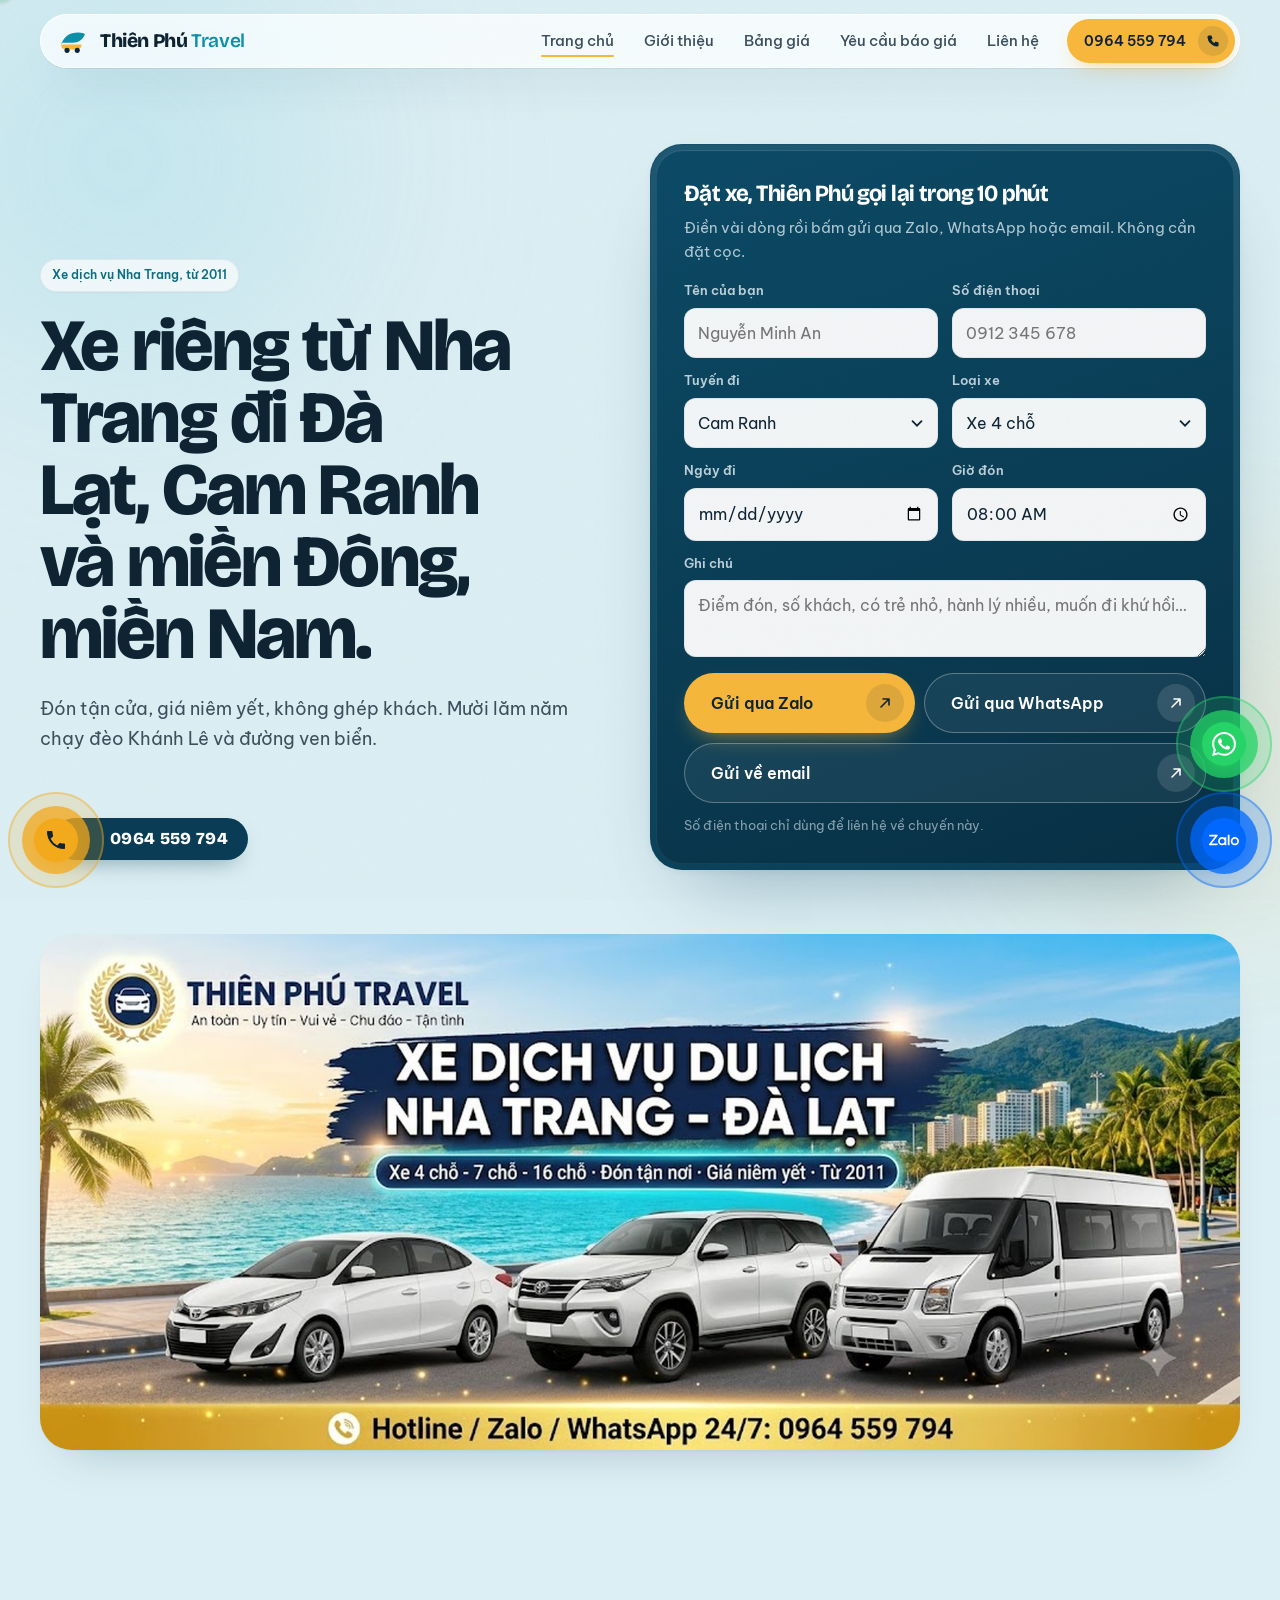
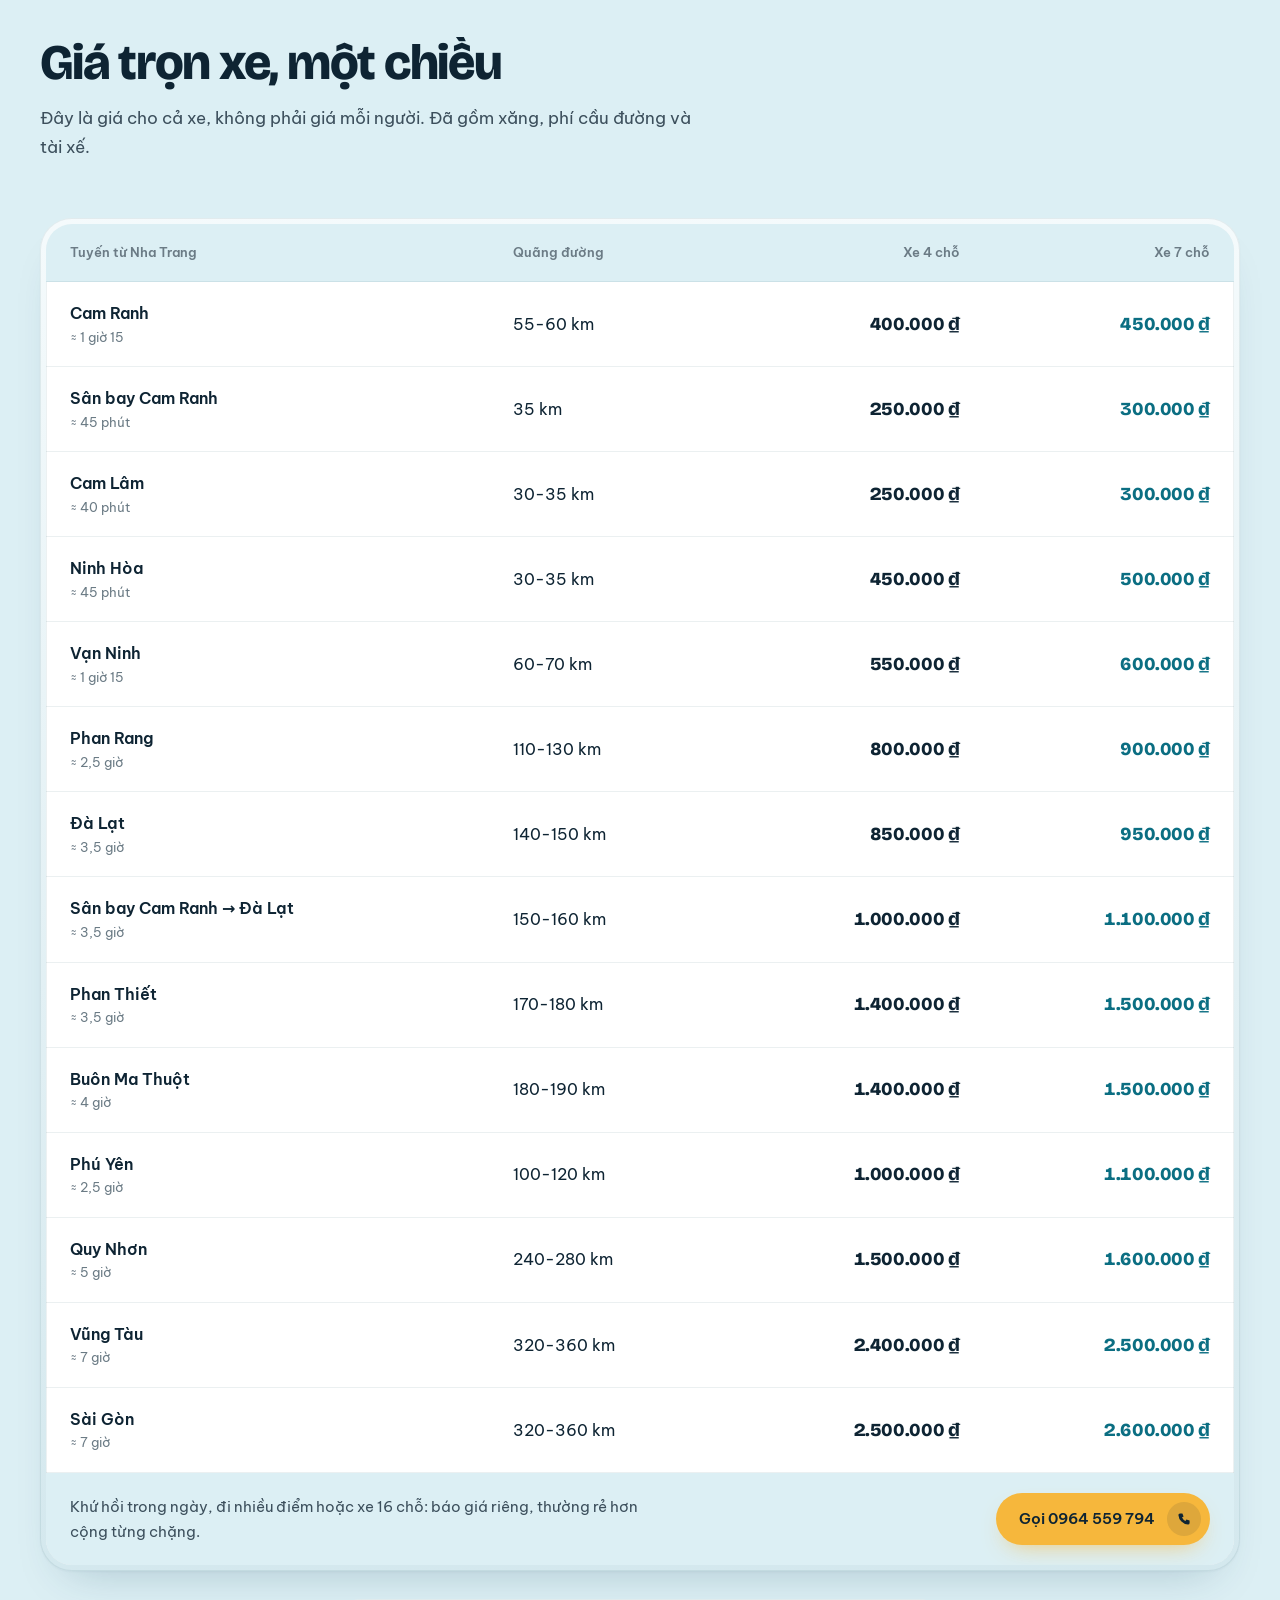
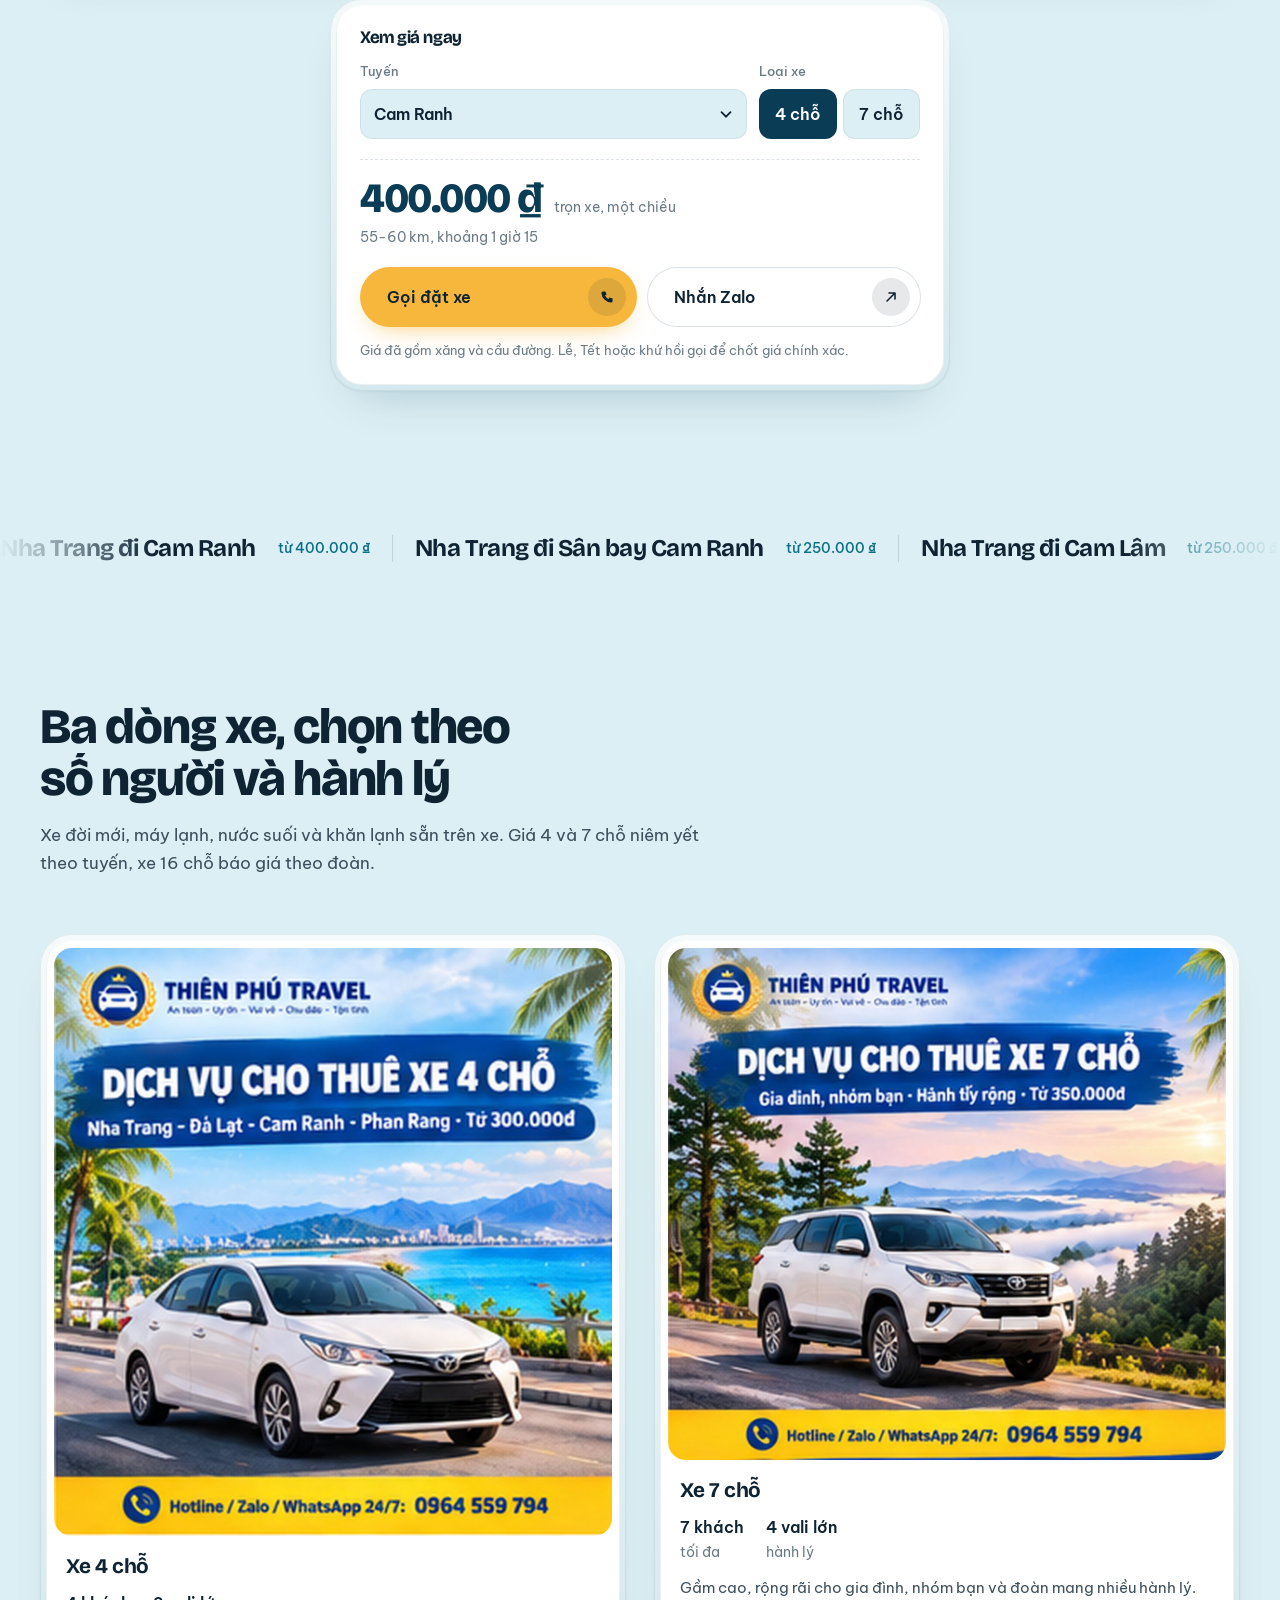
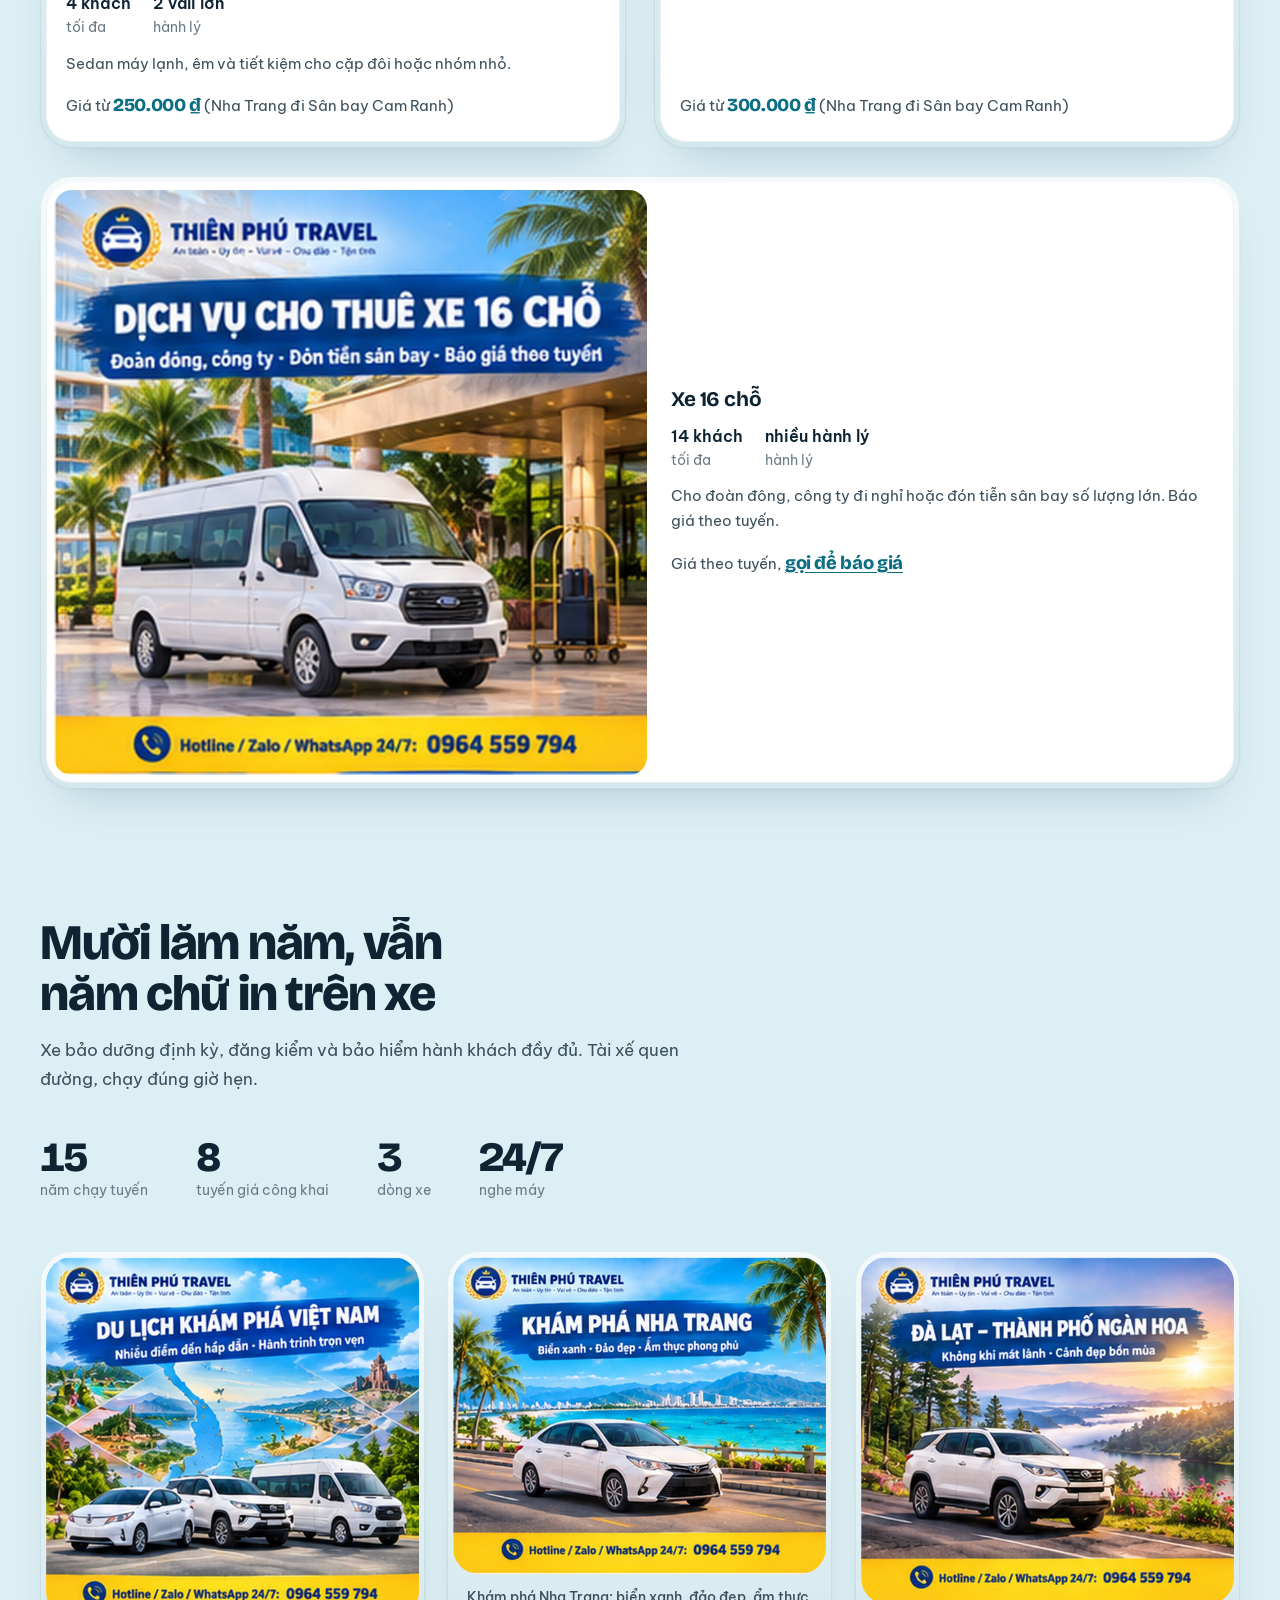
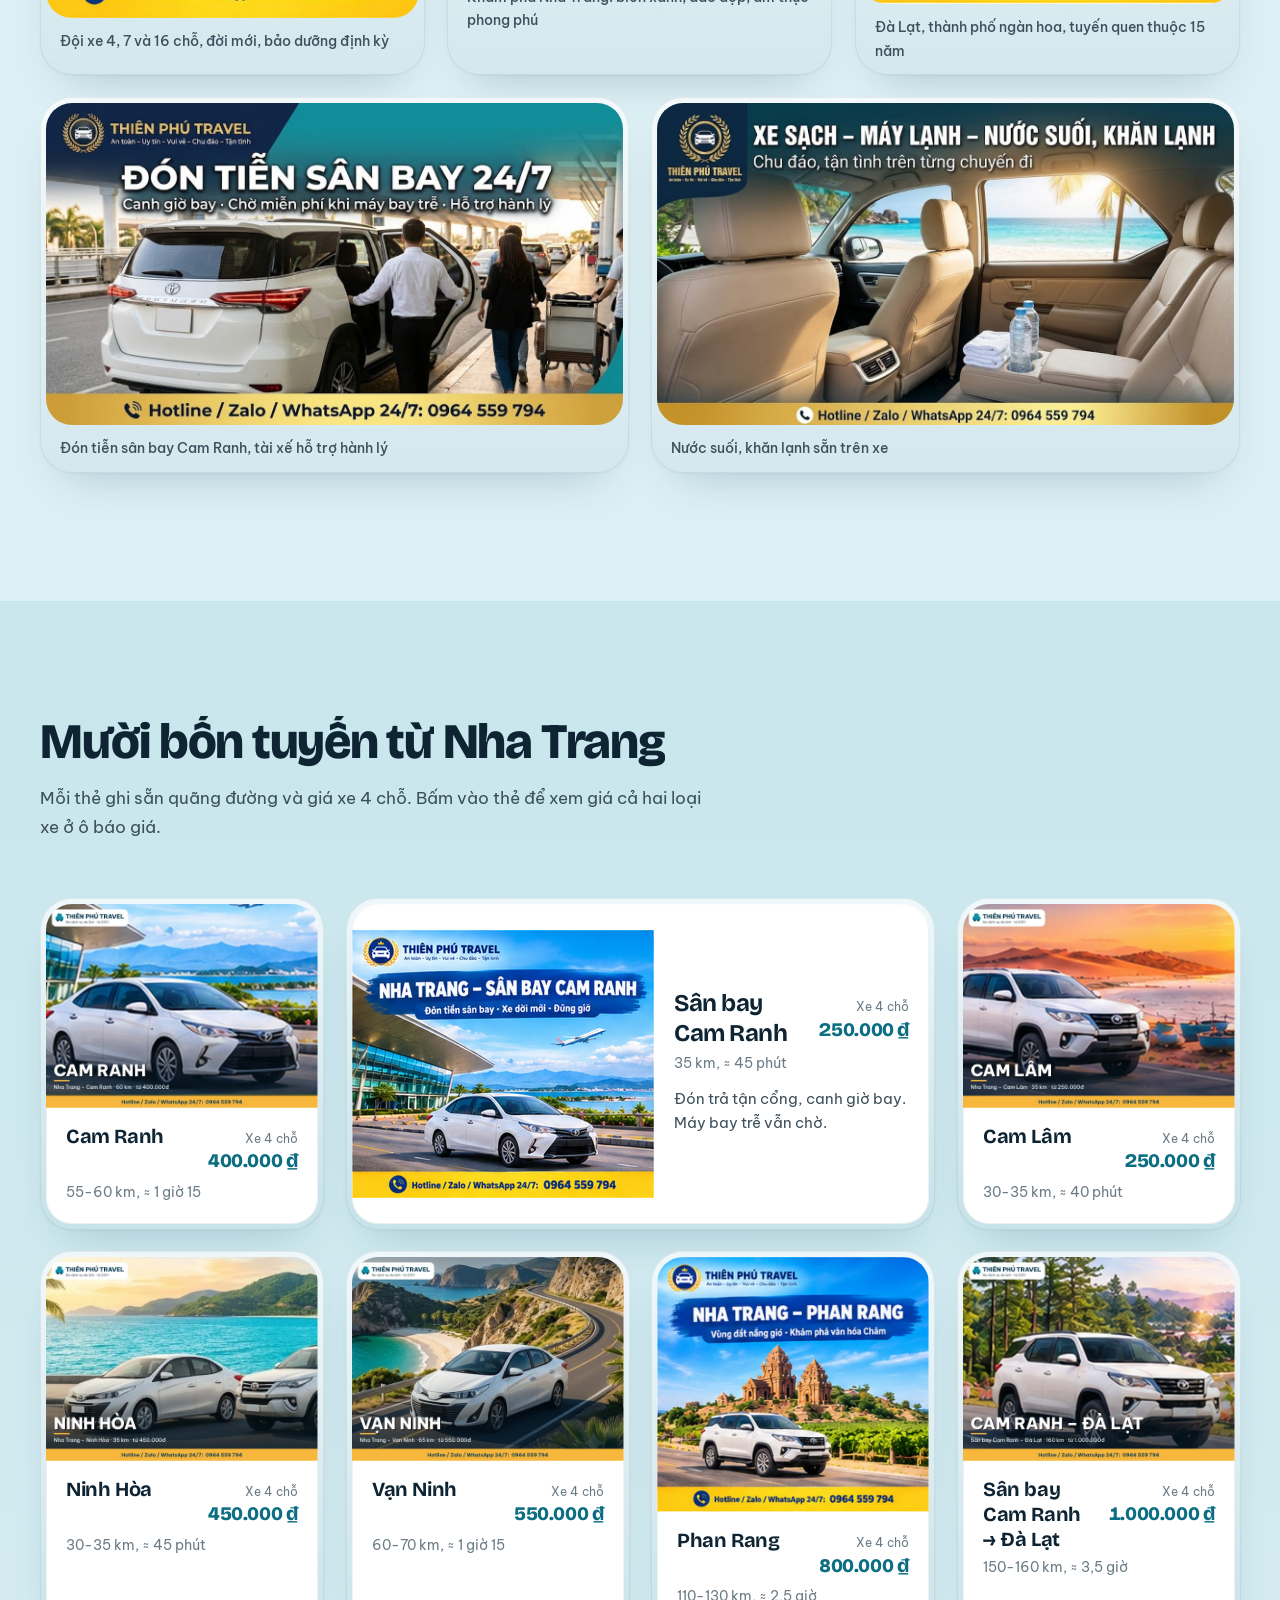
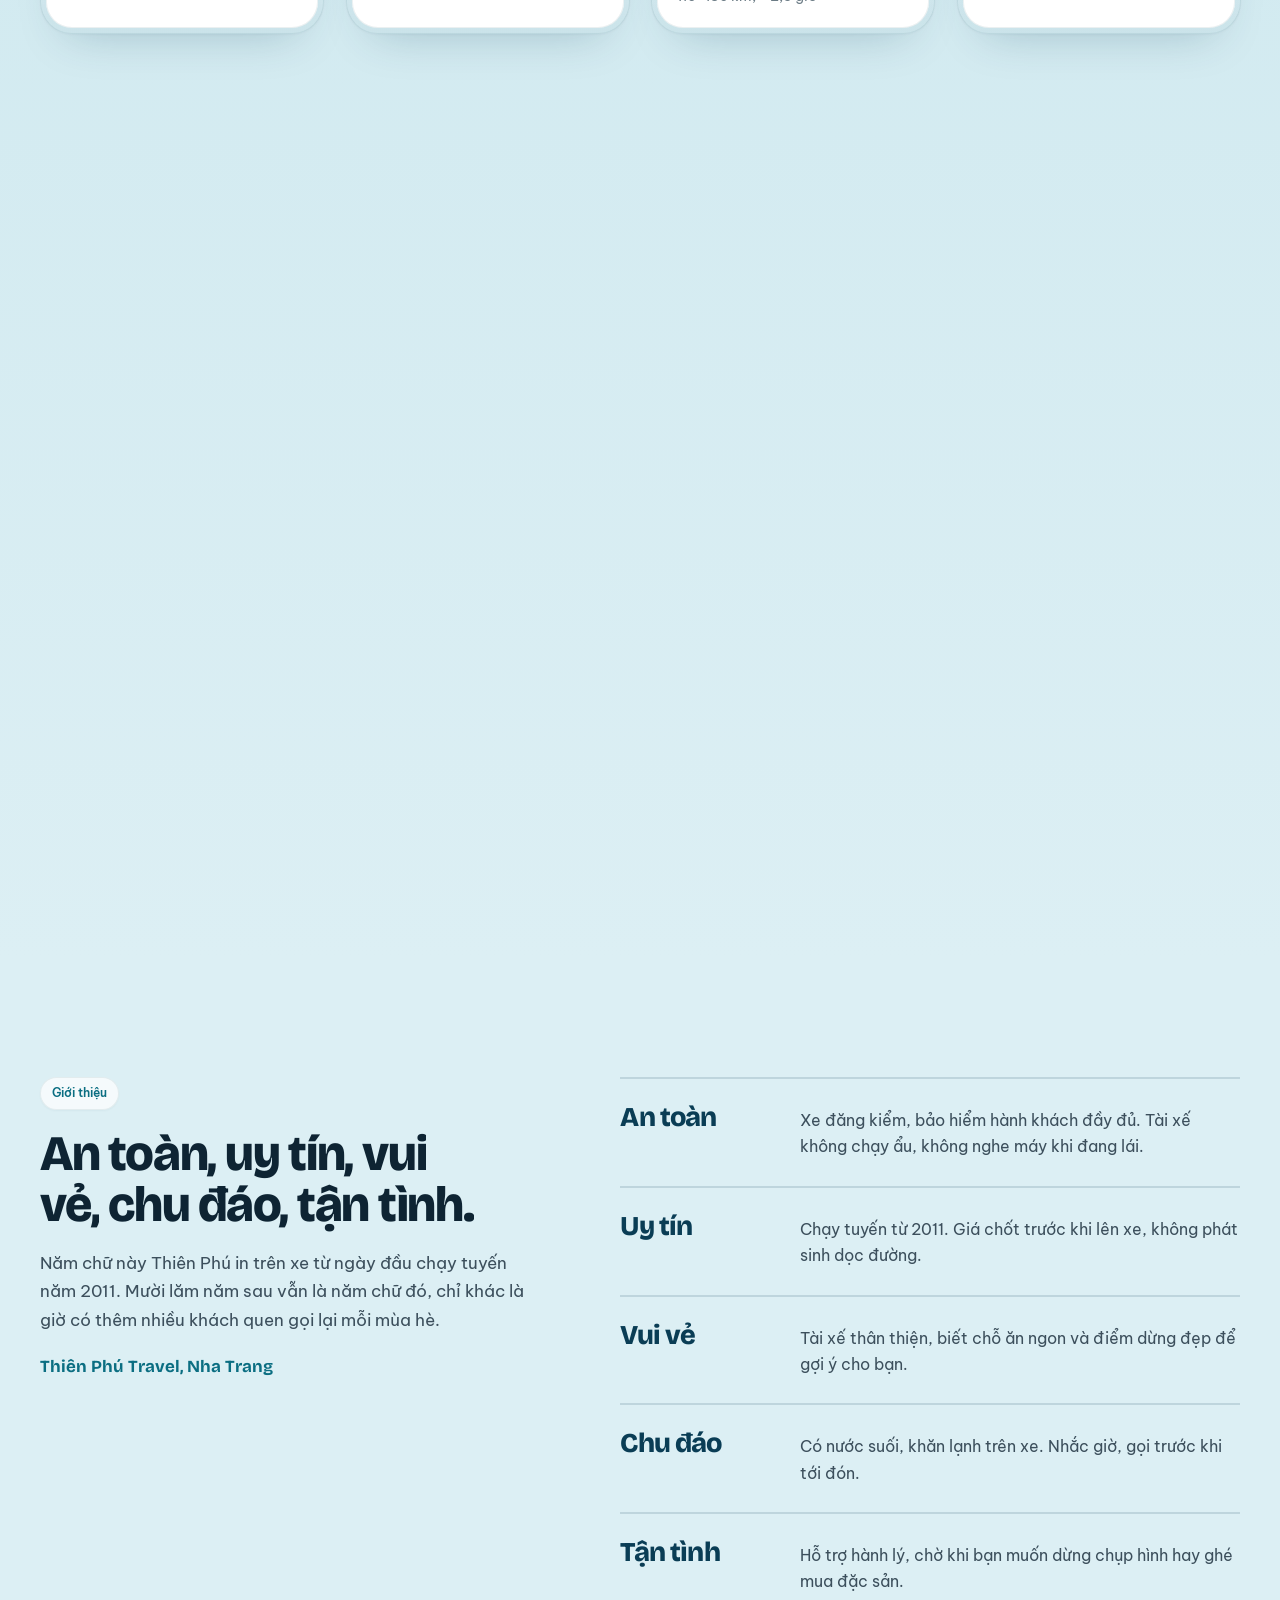
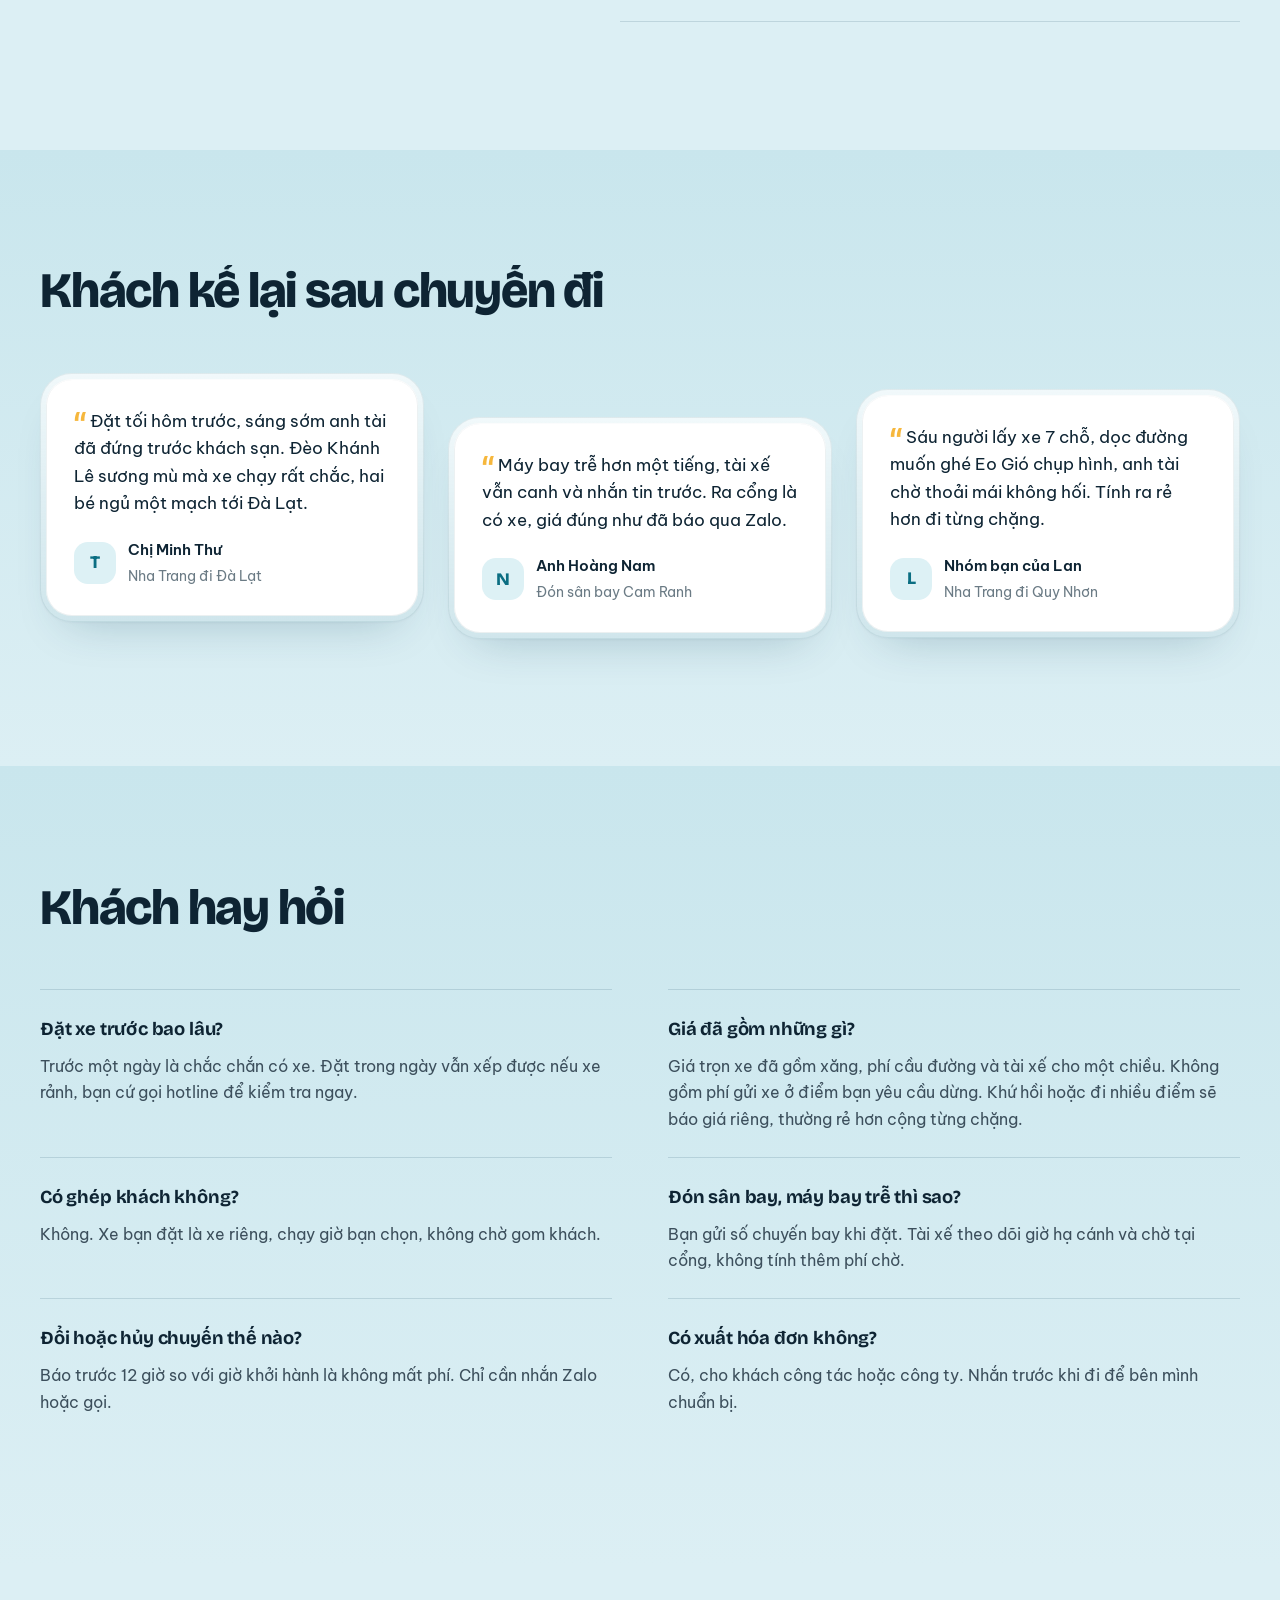
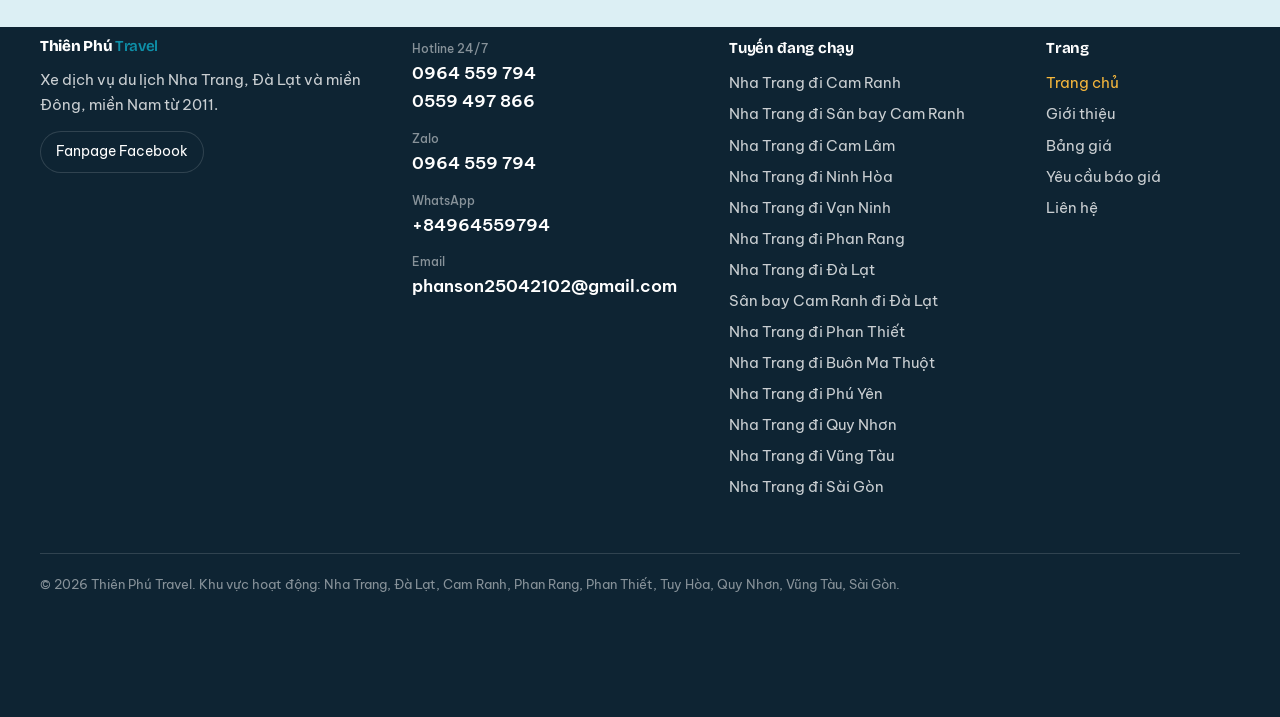
<file: index.html>
<!doctype html>
<html lang="vi">
<head>
<meta charset="utf-8">
<meta name="viewport" content="width=device-width, initial-scale=1">
<title>Thiên Phú Travel — Xe riêng Nha Trang đi Đà Lạt, Cam Ranh và miền Đông, miền Nam</title>
<meta name="description" content="Thiên Phú Travel chạy xe dịch vụ từ 2011: Nha Trang đi Đà Lạt, sân bay Cam Ranh, Phan Rang, Tuy Hòa, Phan Thiết, Quy Nhơn, Vũng Tàu, Sài Gòn. Xe 4, 7 và 16 chỗ, giá niêm yết, đón tận nơi, hotline 24/7.">
<meta name="theme-color" content="#F4F7F8">
<meta property="og:type" content="website">
<meta property="og:title" content="Thiên Phú Travel — Xe riêng Nha Trang, Đà Lạt và miền Đông, miền Nam">
<meta property="og:description" content="15 năm chạy tuyến. Xe 4, 7 và 16 chỗ, giá niêm yết, đón tận nơi. Hotline 24/7: 0964 559 794">
<meta property="og:image" content="img/hero.jpg">
<meta property="og:locale" content="vi_VN">
<link rel="canonical" href="https://phucphucar.com/">
<meta name="facebook-domain-verification" content="80flu518w3gnijym9yvctttt11ngsz">
<meta property="og:url" content="https://phucphucar.com/">
<link rel="icon" href="data:image/svg+xml,%3Csvg xmlns='http://www.w3.org/2000/svg' viewBox='0 0 40 40'%3E%3Crect width='40' height='40' rx='10' fill='%230A3D55'/%3E%3Cpath d='M8 23c4-9 9-13 18-13 3 0 6 1 7 2-2 5-7 9-13 9H8z' fill='%2362C3D6'/%3E%3Cpath d='M8 23h22c0 4-2 6-6 6H14c-4 0-6-2-6-6z' fill='%23F6B73C'/%3E%3C/svg%3E">
<link rel="preconnect" href="https://fonts.googleapis.com">
<link rel="preconnect" href="https://fonts.gstatic.com" crossorigin>
<link href="https://fonts.googleapis.com/css2?family=Bricolage+Grotesque:opsz,wght@12..96,500;12..96,600;12..96,700;12..96,800&family=Be+Vietnam+Pro:wght@400;500;600&display=swap" rel="stylesheet">
<link rel="stylesheet" href="css/style.css">
<link rel="stylesheet" href="css/pages.css">
</head>
<body>
<a class="skip" href="#dat-xe">Bỏ qua tới phần đặt xe</a>
<div class="grain" aria-hidden="true"></div>
<canvas class="snow" id="snow" aria-hidden="true"></canvas>
<div class="ambient" aria-hidden="true"></div>

<div id="siteHeader"></div>

<main id="noi-dung">

<!-- ============ HERO ============ -->
<section class="hero" aria-labelledby="heroTitle">
  <div class="wrap hero__grid">
    <div class="hero__copy">
      <p class="tag intro intro--1">Xe dịch vụ Nha Trang, từ 2011</p>
      <h1 id="heroTitle" class="split" data-split>Xe riêng từ Nha Trang đi Đà Lạt, Cam Ranh và miền Đông, miền Nam.</h1>
      <p class="hero__lede intro intro--3">Đón tận cửa, giá niêm yết, không ghép khách. Mười lăm năm chạy đèo Khánh Lê và đường ven biển.</p>
    </div>

    <div class="hero__book bezel bezel--deep intro intro--5" id="dat-xe">
      <div class="core">
        <h2 id="bookTitle" class="hero__book-title">Đặt xe, Thiên Phú gọi lại trong 10 phút</h2>
        <p class="hero__book-sub">Điền vài dòng rồi bấm gửi qua Zalo, WhatsApp hoặc email. Không cần đặt cọc.</p>
    <form class="book__form book__form--hero" id="bookForm" novalidate>
      <div class="field"><label for="bName">Tên của bạn</label><input id="bName" name="name" type="text" autocomplete="name" placeholder="Nguyễn Minh An" required><p class="field__err" data-err="name"></p></div>
      <div class="field"><label for="bPhone">Số điện thoại</label><input id="bPhone" name="phone" type="tel" inputmode="tel" autocomplete="tel" placeholder="0912 345 678" required><p class="field__err" data-err="phone"></p></div>
      <div class="field"><label for="bRoute">Tuyến đi</label><select id="bRoute" name="route" required></select></div>
      <div class="field"><label for="bCar">Loại xe</label><select id="bCar" name="car"><option value="4">Xe 4 chỗ</option><option value="7">Xe 7 chỗ</option><option value="16">Xe 16 chỗ, báo giá theo tuyến</option></select></div>
      <div class="field"><label for="bDate">Ngày đi</label><input id="bDate" name="date" type="date" required><p class="field__err" data-err="date"></p></div>
      <div class="field"><label for="bTime">Giờ đón</label><input id="bTime" name="time" type="time" value="08:00"></div>
      <div class="field field--full"><label for="bNote">Ghi chú</label><textarea id="bNote" name="note" rows="2" placeholder="Điểm đón, số khách, có trẻ nhỏ, hành lý nhiều, muốn đi khứ hồi…"></textarea></div>
      <div class="book__send">
        <button class="btn btn--sun btn--lg" type="submit" data-via="zalo"><span>Gửi qua Zalo</span><span class="btn__ic" aria-hidden="true"><svg viewBox="0 0 16 16" fill="none" stroke="currentColor" stroke-width="1.6" stroke-linecap="round" stroke-linejoin="round"><path d="M4 12 12 4M6 4h6v6"/></svg></span></button>
        <button class="btn btn--line btn--lg" type="submit" data-via="whatsapp"><span>Gửi qua WhatsApp</span><span class="btn__ic" aria-hidden="true"><svg viewBox="0 0 16 16" fill="none" stroke="currentColor" stroke-width="1.6" stroke-linecap="round" stroke-linejoin="round"><path d="M4 12 12 4M6 4h6v6"/></svg></span></button>
        <button class="btn btn--line btn--lg" type="submit" data-via="email"><span>Gửi về email</span><span class="btn__ic" aria-hidden="true"><svg viewBox="0 0 16 16" fill="none" stroke="currentColor" stroke-width="1.6" stroke-linecap="round" stroke-linejoin="round"><path d="M4 12 12 4M6 4h6v6"/></svg></span></button>
      </div>
      <p class="book__ok" id="bookOk" role="status" hidden></p>
      <p class="book__privacy">Số điện thoại chỉ dùng để liên hệ về chuyến này.</p>
    </form>
      </div>
    </div>

    <div class="hero__banner bezel intro intro--6" data-parallax data-mouse-parallax>
      <img src="img/hero.jpg" alt="Đội xe Thiên Phú Travel: xe 4 chỗ, 7 chỗ và 16 chỗ trên đường ven biển Nha Trang" width="1800" height="763" fetchpriority="high">
    </div>
  </div>
</section>

<!-- ============ BẢNG GIÁ ============ -->
<section class="sec" id="bang-gia" aria-labelledby="priceTitle">
  <div class="wrap">
    <div class="sec__head rv">
      <h2 id="priceTitle" data-split-scroll>Giá trọn xe, một chiều</h2>
      <p>Đây là giá cho cả xe, không phải giá mỗi người. Đã gồm xăng, phí cầu đường và tài xế.</p>
    </div>
    <div class="ledger bezel rv">
      <div class="core">
        <table class="ledger__table">
          <caption class="sr-only">Bảng giá xe Thiên Phú Travel theo tuyến và loại xe</caption>
          <thead><tr><th scope="col">Tuyến từ Nha Trang</th><th scope="col">Quãng đường</th><th scope="col">Xe 4 chỗ</th><th scope="col">Xe 7 chỗ</th></tr></thead>
          <tbody id="priceBody"></tbody>
        </table>
        <div class="ledger__foot">
          <p>Khứ hồi trong ngày, đi nhiều điểm hoặc xe 16 chỗ: báo giá riêng, thường rẻ hơn cộng từng chặng.</p>
          <a class="btn btn--sun" href="tel:+84964559794"><span>Gọi 0964 559 794</span><span class="btn__ic" aria-hidden="true"><svg viewBox="0 0 20 20"><path d="M5 3h3l1.5 4-2 1.2a9 9 0 0 0 4.3 4.3L13 10.5l4 1.5v3a2 2 0 0 1-2 2A13 13 0 0 1 3 5a2 2 0 0 1 2-2Z" fill="currentColor"/></svg></span></a>
        </div>
      </div>
    </div>
    <form class="quote quote--below bezel rv" id="bao-gia" aria-labelledby="quoteTitle">
      <div class="core">
        <h2 id="quoteTitle" class="quote__title">Xem giá ngay</h2>
        <div class="quote__fields">
          <label class="quote__field">
            <span>Tuyến</span>
            <select id="qRoute" name="route"></select>
          </label>
          <fieldset class="quote__field quote__cars">
            <legend>Loại xe</legend>
            <label><input type="radio" name="car" value="4" checked><span>4 chỗ</span></label>
            <label><input type="radio" name="car" value="7"><span>7 chỗ</span></label>
          </fieldset>
        </div>
        <div class="quote__result" aria-live="polite" aria-atomic="true">
          <p class="quote__price"><span id="qPrice">400.000 ₫</span><small>trọn xe, một chiều</small></p>
          <p class="quote__meta" id="qMeta">55-60 km, khoảng 1 giờ 15</p>
        </div>
        <div class="quote__actions">
          <a class="btn btn--sun btn--lg" id="qCall" href="tel:+84964559794"><span>Gọi đặt xe</span><span class="btn__ic" aria-hidden="true"><svg viewBox="0 0 20 20"><path d="M5 3h3l1.5 4-2 1.2a9 9 0 0 0 4.3 4.3L13 10.5l4 1.5v3a2 2 0 0 1-2 2A13 13 0 0 1 3 5a2 2 0 0 1 2-2Z" fill="currentColor"/></svg></span></a>
          <a class="btn btn--line btn--lg" id="qZalo" href="https://zalo.me/0964559794" target="_blank" rel="noopener"><span>Nhắn Zalo</span><span class="btn__ic" aria-hidden="true"><svg viewBox="0 0 16 16" fill="none" stroke="currentColor" stroke-width="1.6" stroke-linecap="round" stroke-linejoin="round"><path d="M4 12 12 4M6 4h6v6"/></svg></span></a>
        </div>
        <p class="quote__note">Giá đã gồm xăng và cầu đường. Lễ, Tết hoặc khứ hồi gọi để chốt giá chính xác.</p>
      </div>
    </form>
  </div>
</section>

<!-- ============ DẢI TUYẾN CHẠY ============ -->
<div class="marquee" aria-hidden="true">
  <div class="marquee__track" id="marqueeTrack"></div>
</div>

<!-- ============ DÒNG XE ============ -->
<section class="sec" id="dong-xe" aria-labelledby="carTitle">
  <div class="wrap">
    <div class="sec__head rv">
      <h2 id="carTitle" data-split-scroll>Ba dòng xe, chọn theo số người và hành lý</h2>
      <p>Xe đời mới, máy lạnh, nước suối và khăn lạnh sẵn trên xe. Giá 4 và 7 chỗ niêm yết theo tuyến, xe 16 chỗ báo giá theo đoàn.</p>
    </div>
    <div class="cars" id="carGrid"></div>
  </div>
</section>

<!-- ============ HÌNH ẢNH ============ -->
<section class="sec sec--tight" id="hinh-anh" aria-labelledby="galTitle">
  <div class="wrap">
    <div class="sec__head rv">
      <h2 id="galTitle" data-split-scroll>Mười lăm năm, vẫn năm chữ in trên xe</h2>
      <p>Xe bảo dưỡng định kỳ, đăng kiểm và bảo hiểm hành khách đầy đủ. Tài xế quen đường, chạy đúng giờ hẹn.</p>
    </div>
    <ul class="facts rv">
      <li><b data-count="15">0</b><span>năm chạy tuyến</span></li>
      <li><b data-count="8">0</b><span>tuyến giá công khai</span></li>
      <li><b data-count="3">0</b><span>dòng xe</span></li>
      <li><b>24/7</b><span>nghe máy</span></li>
    </ul>
    <div class="shots" id="galleryGrid"></div>
  </div>
</section>

<!-- ============ ĐIỂM ĐẾN ============ -->
<section class="sec sec--tint" id="diem-den" aria-labelledby="destTitle">
  <div class="wrap">
    <div class="sec__head rv">
      <h2 id="destTitle" data-split-scroll>Mười bốn tuyến từ Nha Trang</h2>
      <p>Mỗi thẻ ghi sẵn quãng đường và giá xe 4 chỗ. Bấm vào thẻ để xem giá cả hai loại xe ở ô báo giá.</p>
    </div>
    <div class="dests" id="destGrid"></div>
  </div>
</section>

<!-- ============ GIỚI THIỆU ============ -->
<section class="sec" id="gioi-thieu" aria-labelledby="aboutTitle">
  <div class="wrap about">
    <div class="about__copy rv">
      <p class="tag">Giới thiệu</p>
      <h2 id="aboutTitle" data-split-scroll>An toàn, uy tín, vui vẻ, chu đáo, tận tình.</h2>
      <p>Năm chữ này Thiên Phú in trên xe từ ngày đầu chạy tuyến năm 2011. Mười lăm năm sau vẫn là năm chữ đó, chỉ khác là giờ có thêm nhiều khách quen gọi lại mỗi mùa hè.</p>
      <p class="about__sig">Thiên Phú Travel, Nha Trang</p>
    </div>
    <ol class="values rv rv--d1" id="valueList"></ol>
  </div>
</section>

<!-- ============ KHÁCH NÓI GÌ ============ -->
<section class="sec sec--tint" id="khach-noi" aria-labelledby="quoteSecTitle">
  <div class="wrap">
    <div class="sec__head rv">
      <h2 id="quoteSecTitle" data-split-scroll>Khách kể lại sau chuyến đi</h2>
    </div>
    <div class="stories" id="storyGrid"></div>
  </div>
</section>

<!-- ============ HỎI ĐÁP ============ -->
<section class="sec sec--tint" id="hoi-dap" aria-labelledby="faqTitle">
  <div class="wrap">
    <div class="sec__head rv"><h2 id="faqTitle" data-split-scroll>Khách hay hỏi</h2></div>
    <dl class="faq" id="faqList"></dl>
  </div>
</section>

</main>

<div id="siteFooter"></div>

<div id="siteDock"></div>

<script type="application/ld+json">
{"@context":"https://schema.org","@type":"TaxiService","name":"Thiên Phú Travel","description":"Xe dịch vụ du lịch Nha Trang đi Đà Lạt, sân bay Cam Ranh và các tỉnh miền Đông, miền Nam.","foundingDate":"2011","areaServed":["Nha Trang","Đà Lạt","Cam Ranh","Cam Lâm","Ninh Hòa","Vạn Ninh","Buôn Ma Thuột","Phú Yên","Phan Rang","Tuy Hòa","Phan Thiết","Quy Nhơn","Vũng Tàu","TP. Hồ Chí Minh"],"telephone":"+84964559794","email":"phanson25042102@gmail.com","sameAs":["https://www.facebook.com/share/19cJy7iHVu/?mibextid=wwXIfr"],"openingHours":"Mo-Su 00:00-24:00","priceRange":"250.000₫ - 2.600.000₫"}
</script>
<script src="js/content.js"></script>
<script src="js/track.js"></script>
<script src="js/layout.js"></script>
<script src="js/mail.js"></script>
<script src="js/app.js"></script>
<script src="js/effects.js"></script>
</body>
</html>
</file>
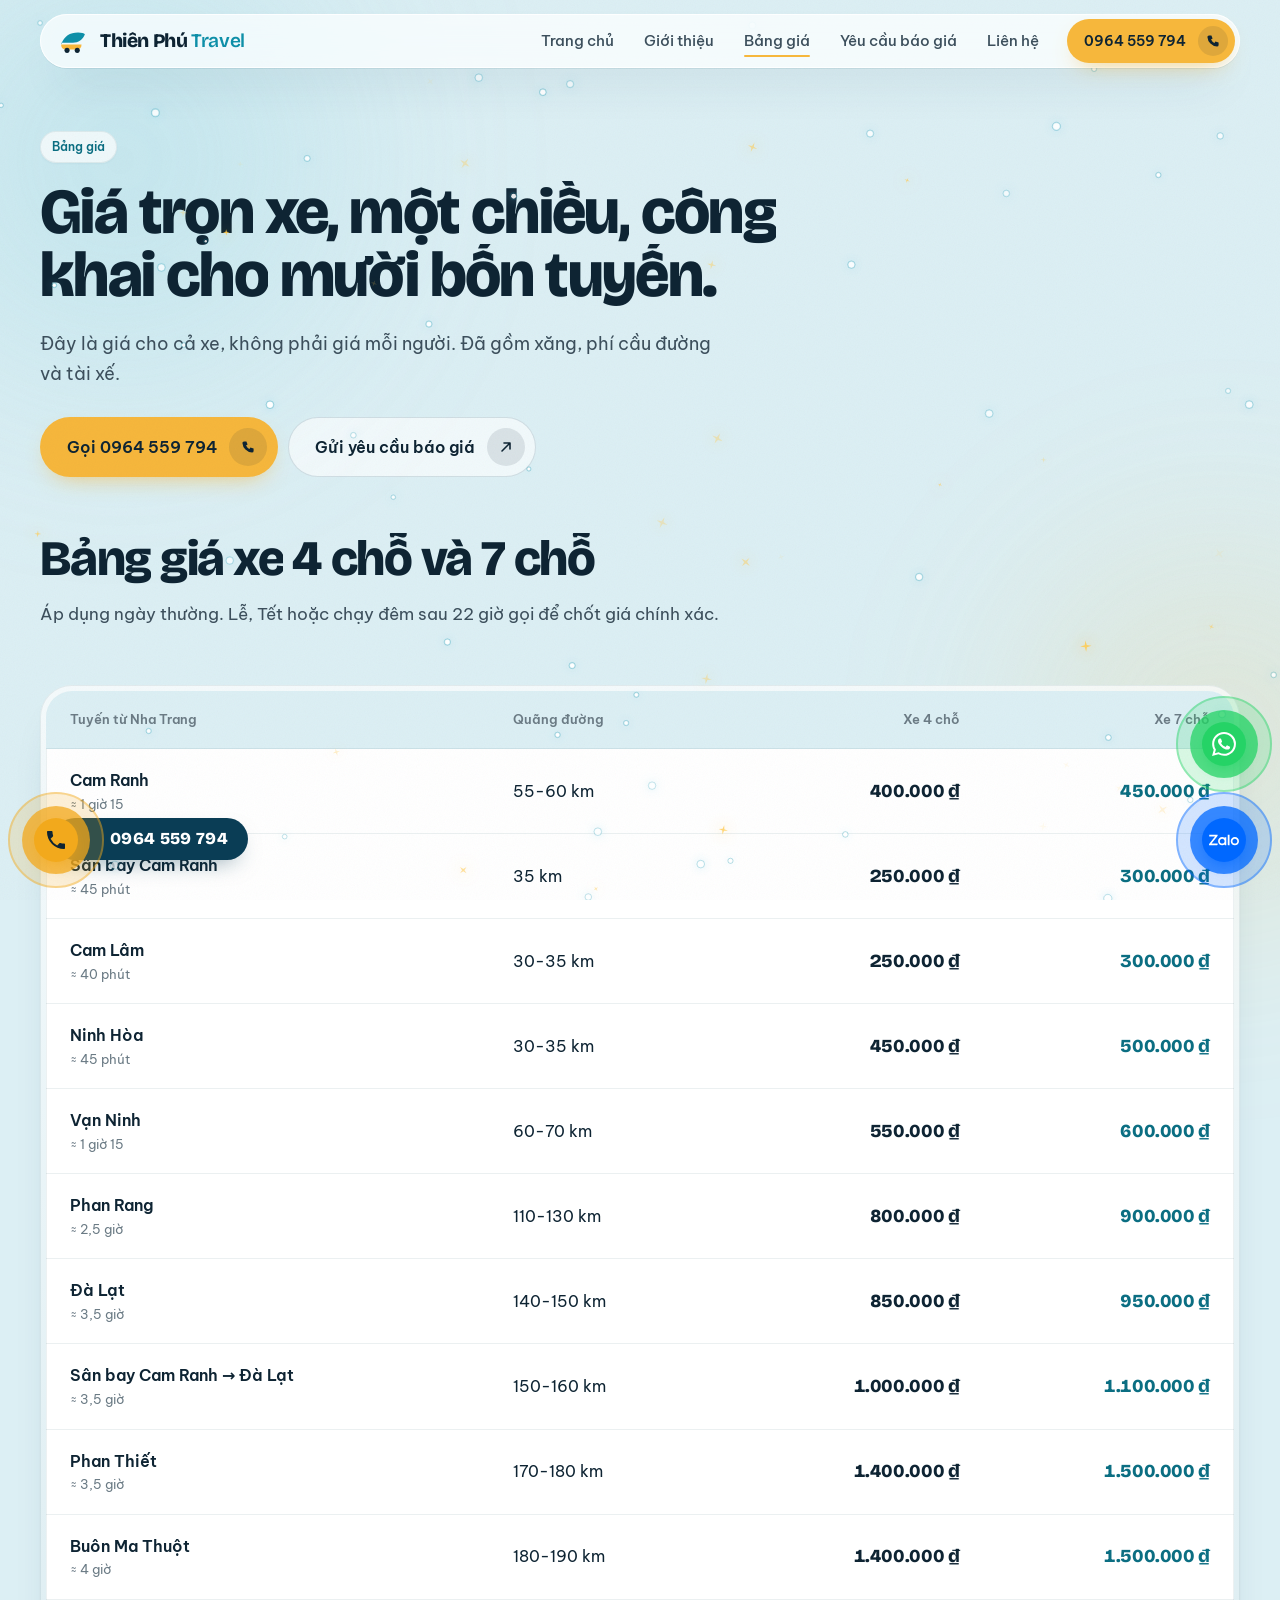
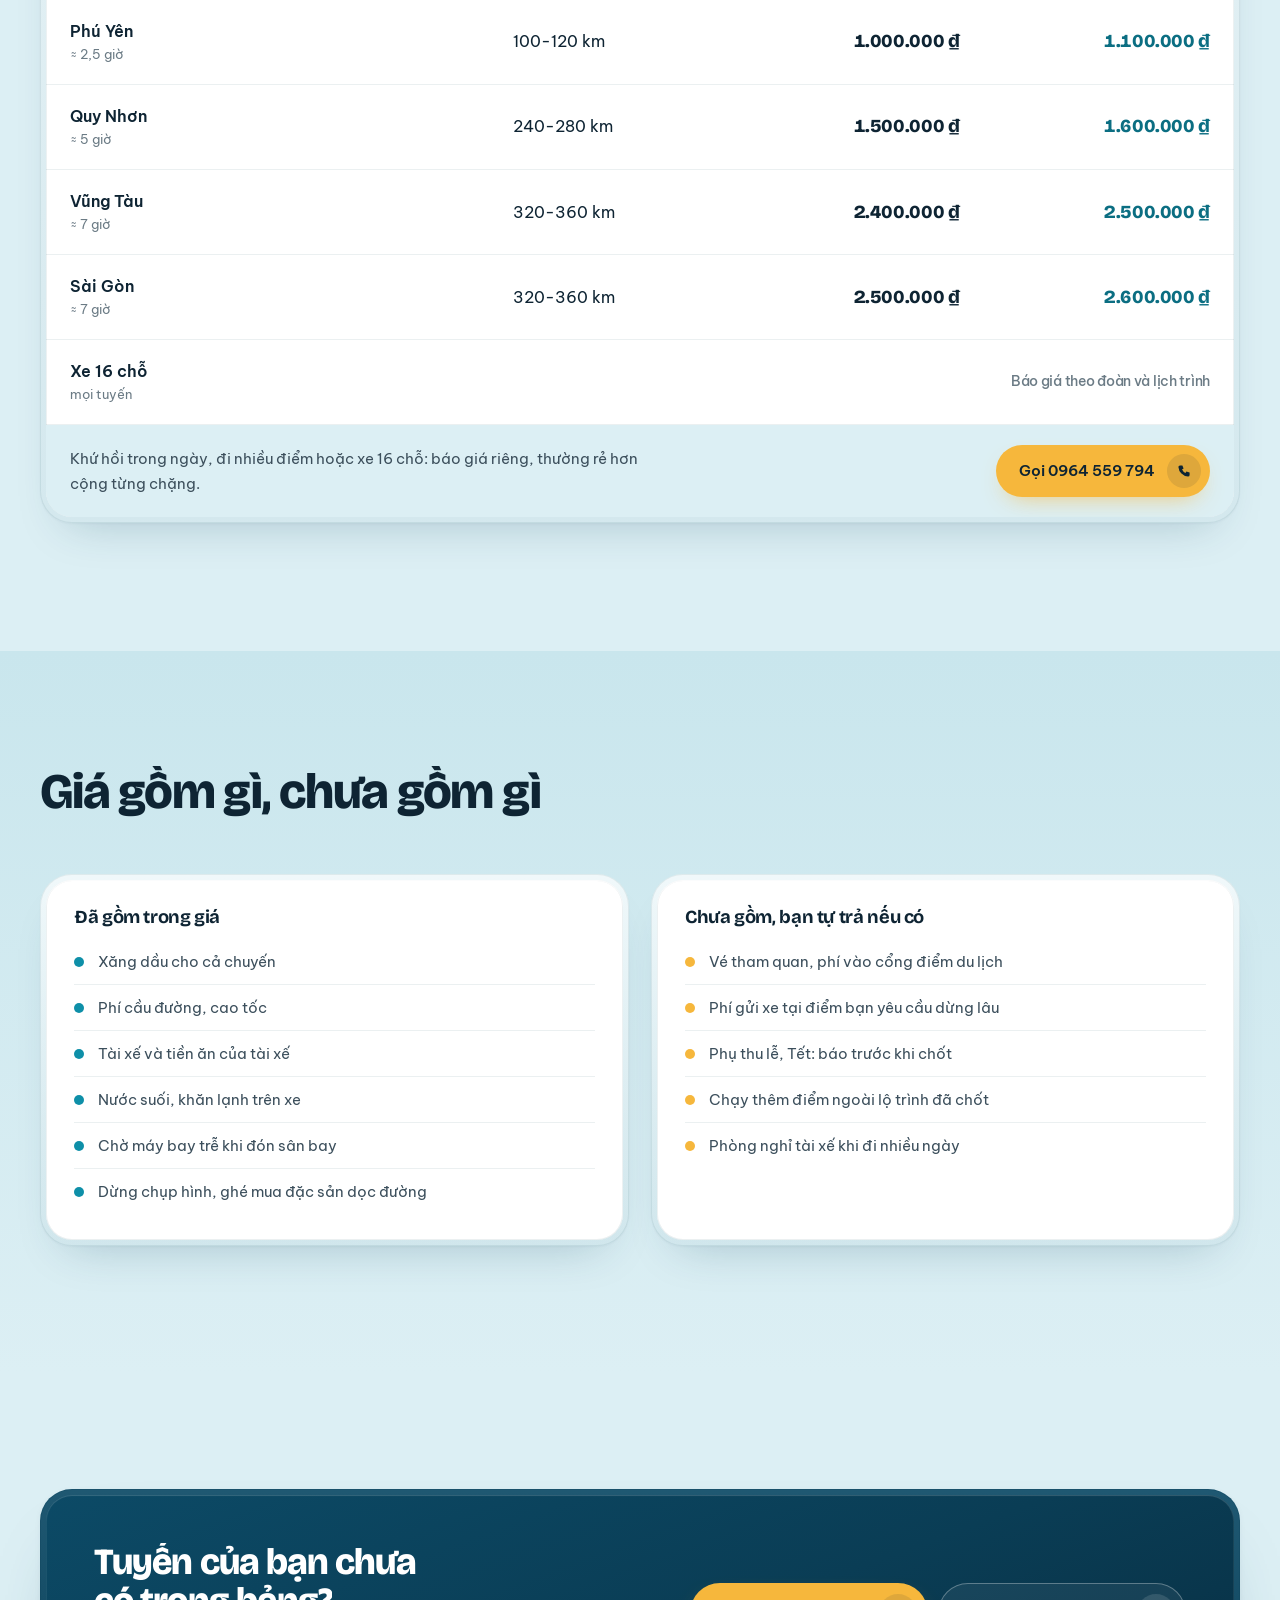
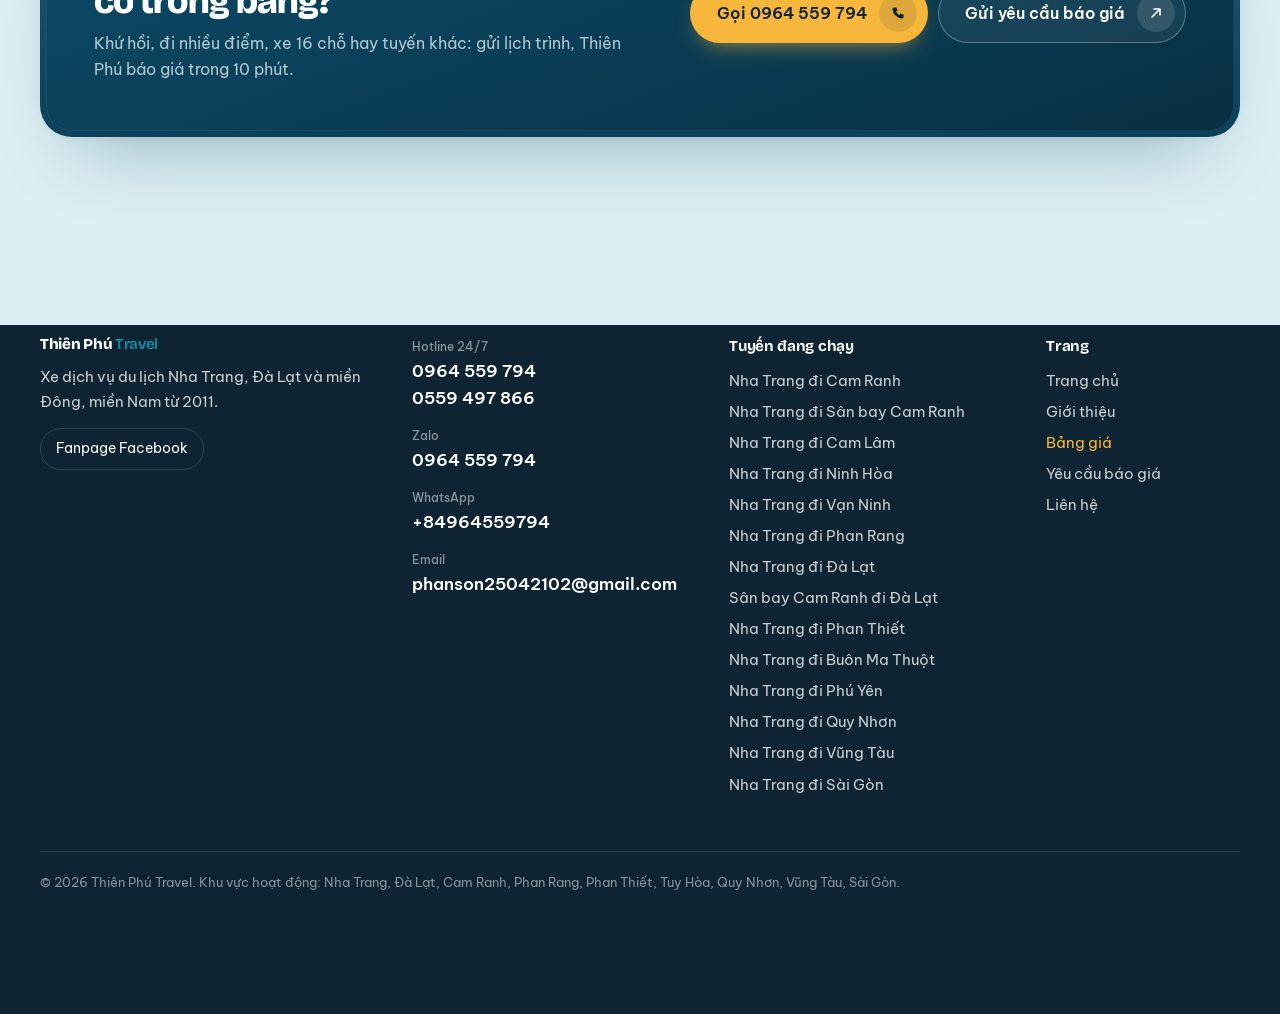
<file: bang-gia.html>
<!doctype html>
<html lang="vi">
<head>
<meta charset="utf-8">
<meta name="viewport" content="width=device-width, initial-scale=1">
<title>Bảng giá xe dịch vụ Nha Trang đi Đà Lạt, Cam Ranh, Phan Rang, Sài Gòn — Thiên Phú Travel</title>
<meta name="description" content="Giá trọn xe 4 chỗ và 7 chỗ từ Nha Trang: sân bay Cam Ranh và Cam Lâm 250.000, Cam Ranh 400.000, Ninh Hòa 450.000, Phan Rang 800.000, Đà Lạt 850.000, Phú Yên 1.000.000, Phan Thiết và Buôn Ma Thuột 1.400.000, Quy Nhơn 1.500.000, Sài Gòn 2.500.000. Đã gồm xăng, cầu đường, tài xế.">
<meta name="theme-color" content="#F4F7F8">
<meta property="og:type" content="website">
<meta property="og:title" content="Bảng giá xe dịch vụ Nha Trang đi Đà Lạt, Cam Ranh, Phan Rang, Sài Gòn — Thiên Phú Travel">
<meta property="og:description" content="Giá trọn xe 4 chỗ và 7 chỗ từ Nha Trang: sân bay Cam Ranh và Cam Lâm 250.000, Cam Ranh 400.000, Ninh Hòa 450.000, Phan Rang 800.000, Đà Lạt 850.000, Phú Yên 1.000.000, Phan Thiết và Buôn Ma Thuột 1.400.000, Quy Nhơn 1.500.000, Sài Gòn 2.500.000. Đã gồm xăng, cầu đường, tài xế.">
<meta property="og:image" content="img/hero.jpg">
<meta property="og:locale" content="vi_VN">
<link rel="canonical" href="https://phucphucar.com/bang-gia">
<meta name="facebook-domain-verification" content="80flu518w3gnijym9yvctttt11ngsz">
<meta property="og:url" content="https://phucphucar.com/bang-gia">
<link rel="icon" href="data:image/svg+xml,%3Csvg xmlns='http://www.w3.org/2000/svg' viewBox='0 0 40 40'%3E%3Crect width='40' height='40' rx='10' fill='%230A3D55'/%3E%3Cpath d='M8 23c4-9 9-13 18-13 3 0 6 1 7 2-2 5-7 9-13 9H8z' fill='%2362C3D6'/%3E%3Cpath d='M8 23h22c0 4-2 6-6 6H14c-4 0-6-2-6-6z' fill='%23F6B73C'/%3E%3C/svg%3E">
<link rel="preconnect" href="https://fonts.googleapis.com">
<link rel="preconnect" href="https://fonts.gstatic.com" crossorigin>
<link href="https://fonts.googleapis.com/css2?family=Bricolage+Grotesque:opsz,wght@12..96,500;12..96,600;12..96,700;12..96,800&family=Be+Vietnam+Pro:wght@400;500;600&display=swap" rel="stylesheet">
<link rel="stylesheet" href="css/style.css">
<link rel="stylesheet" href="css/pages.css">
</head>
<body>
<a class="skip" href="#noi-dung">Bỏ qua tới nội dung</a>
<div class="grain" aria-hidden="true"></div>
<canvas class="snow" id="snow" aria-hidden="true"></canvas>
<div class="ambient" aria-hidden="true"></div>

<div id="siteHeader"></div>

<main id="noi-dung">

<section class="phero phero--solo" aria-labelledby="pageTitle">
  <div class="wrap phero__grid">
    <div class="phero__copy">
      <p class="tag intro intro--1">Bảng giá</p>
      <h1 id="pageTitle" class="split" data-split>Giá trọn xe, một chiều, công khai cho mười bốn tuyến.</h1>
      <p class="phero__lede intro intro--3">Đây là giá cho cả xe, không phải giá mỗi người. Đã gồm xăng, phí cầu đường và tài xế.</p>
      <div class="phero__actions intro intro--4"><a class="btn btn--sun btn--lg" href="tel:+84964559794"><span>Gọi 0964 559 794</span><span class="btn__ic" aria-hidden="true"><svg viewBox="0 0 20 20"><path d="M5 3h3l1.5 4-2 1.2a9 9 0 0 0 4.3 4.3L13 10.5l4 1.5v3a2 2 0 0 1-2 2A13 13 0 0 1 3 5a2 2 0 0 1 2-2Z" fill="currentColor"/></svg></span></a><a class="btn btn--line btn--lg" href="dat-xe.html"><span>Gửi yêu cầu báo giá</span><span class="btn__ic" aria-hidden="true"><svg viewBox="0 0 16 16" fill="none" stroke="currentColor" stroke-width="1.6" stroke-linecap="round" stroke-linejoin="round"><path d="M4 12 12 4M6 4h6v6"/></svg></span></a></div>
    </div>
  </div>
</section>

<section class="sec sec--tight" id="bang-gia" aria-labelledby="priceTitle">
  <div class="wrap">
    <div class="sec__head rv">
      <h2 id="priceTitle" data-split-scroll>Bảng giá xe 4 chỗ và 7 chỗ</h2>
      <p>Áp dụng ngày thường. Lễ, Tết hoặc chạy đêm sau 22 giờ gọi để chốt giá chính xác.</p>
    </div>
    <div class="ledger bezel rv">
      <div class="core">
        <table class="ledger__table">
          <caption class="sr-only">Bảng giá xe Thiên Phú Travel theo tuyến và loại xe</caption>
          <thead><tr><th scope="col">Tuyến từ Nha Trang</th><th scope="col">Quãng đường</th><th scope="col">Xe 4 chỗ</th><th scope="col">Xe 7 chỗ</th></tr></thead>
          <tbody id="priceBody"></tbody>
          <tfoot><tr><td>Xe 16 chỗ<small>mọi tuyến</small></td><td></td><td class="num num--na" colspan="2">Báo giá theo đoàn và lịch trình</td></tr></tfoot>
        </table>
        <div class="ledger__foot">
          <p>Khứ hồi trong ngày, đi nhiều điểm hoặc xe 16 chỗ: báo giá riêng, thường rẻ hơn cộng từng chặng.</p>
          <a class="btn btn--sun " href="tel:+84964559794"><span>Gọi 0964 559 794</span><span class="btn__ic" aria-hidden="true"><svg viewBox="0 0 20 20"><path d="M5 3h3l1.5 4-2 1.2a9 9 0 0 0 4.3 4.3L13 10.5l4 1.5v3a2 2 0 0 1-2 2A13 13 0 0 1 3 5a2 2 0 0 1 2-2Z" fill="currentColor"/></svg></span></a>
        </div>
      </div>
    </div>
  </div>
</section>

<section class="sec sec--tint" id="gia-gom" aria-labelledby="inclTitle">
  <div class="wrap">
    <div class="sec__head rv">
      <h2 id="inclTitle" data-split-scroll>Giá gồm gì, chưa gồm gì</h2>
    </div>
    <div class="incl">
      <div class="bezel rv"><div class="core">
        <h3>Đã gồm trong giá</h3>
        <ul>
          <li>Xăng dầu cho cả chuyến</li>
          <li>Phí cầu đường, cao tốc</li>
          <li>Tài xế và tiền ăn của tài xế</li>
          <li>Nước suối, khăn lạnh trên xe</li>
          <li>Chờ máy bay trễ khi đón sân bay</li>
          <li>Dừng chụp hình, ghé mua đặc sản dọc đường</li>
        </ul>
      </div></div>
      <div class="bezel incl--no rv"><div class="core">
        <h3>Chưa gồm, bạn tự trả nếu có</h3>
        <ul>
          <li>Vé tham quan, phí vào cổng điểm du lịch</li>
          <li>Phí gửi xe tại điểm bạn yêu cầu dừng lâu</li>
          <li>Phụ thu lễ, Tết: báo trước khi chốt</li>
          <li>Chạy thêm điểm ngoài lộ trình đã chốt</li>
          <li>Phòng nghỉ tài xế khi đi nhiều ngày</li>
        </ul>
      </div></div>
    </div>
  </div>
</section>


<section class="sec" aria-labelledby="ctaTitle">
  <div class="wrap">
    <div class="cta bezel bezel--deep rv">
      <div class="core">
        <div><h2 id="ctaTitle" data-split-scroll>Tuyến của bạn chưa có trong bảng?</h2><p>Khứ hồi, đi nhiều điểm, xe 16 chỗ hay tuyến khác: gửi lịch trình, Thiên Phú báo giá trong 10 phút.</p></div>
        <div class="cta__actions"><a class="btn btn--sun btn--lg" href="tel:+84964559794"><span>Gọi 0964 559 794</span><span class="btn__ic" aria-hidden="true"><svg viewBox="0 0 20 20"><path d="M5 3h3l1.5 4-2 1.2a9 9 0 0 0 4.3 4.3L13 10.5l4 1.5v3a2 2 0 0 1-2 2A13 13 0 0 1 3 5a2 2 0 0 1 2-2Z" fill="currentColor"/></svg></span></a><a class="btn btn--line btn--lg" href="dat-xe.html"><span>Gửi yêu cầu báo giá</span><span class="btn__ic" aria-hidden="true"><svg viewBox="0 0 16 16" fill="none" stroke="currentColor" stroke-width="1.6" stroke-linecap="round" stroke-linejoin="round"><path d="M4 12 12 4M6 4h6v6"/></svg></span></a></div>
      </div>
    </div>
  </div>
</section>

</main>

<div id="siteFooter"></div>
<div id="siteDock"></div>

<script src="js/content.js"></script>
<script src="js/track.js"></script>
<script src="js/layout.js"></script>
<script src="js/app.js"></script>
<script src="js/effects.js"></script>
</body>
</html>
</file>
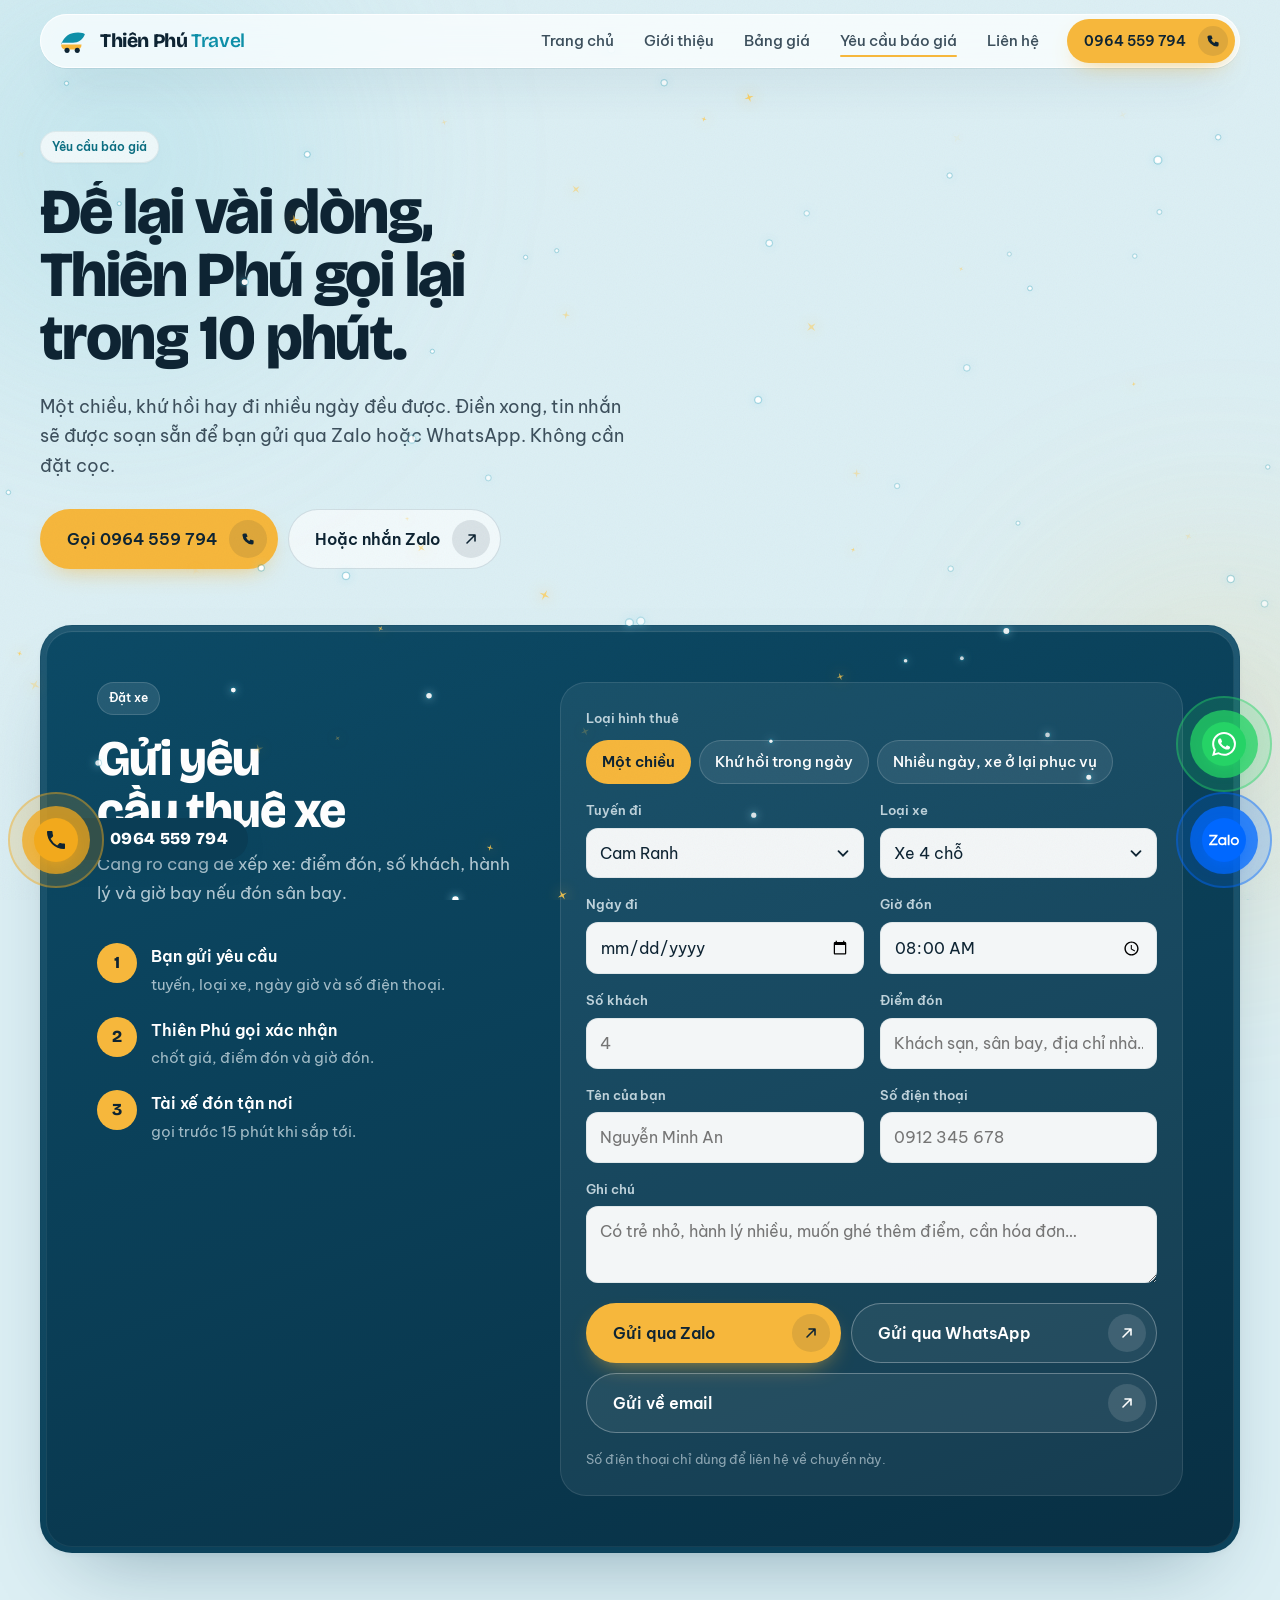
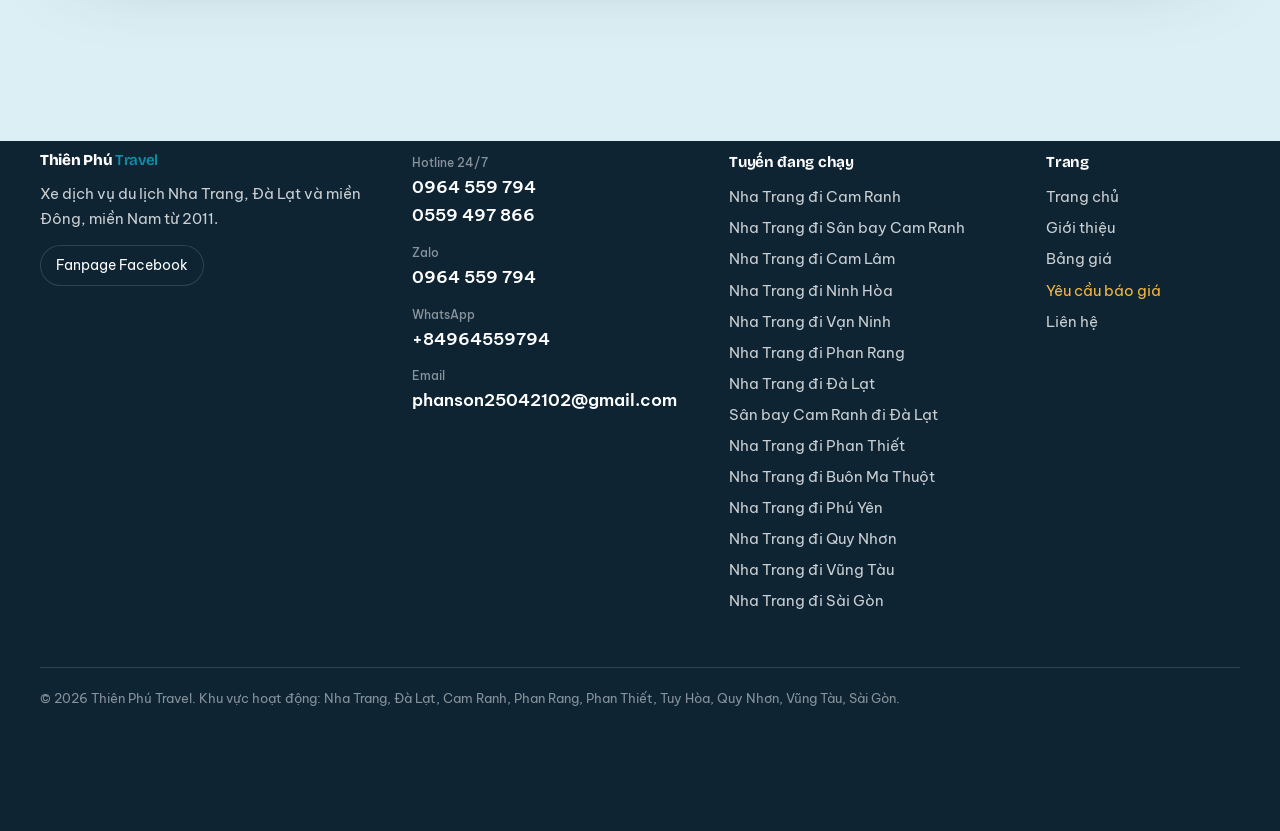
<file: dat-xe.html>
<!doctype html>
<html lang="vi">
<head>
<meta charset="utf-8">
<meta name="viewport" content="width=device-width, initial-scale=1">
<title>Yêu cầu báo giá, đặt xe Nha Trang — Thiên Phú Travel</title>
<meta name="description" content="Gửi tuyến, loại xe, ngày giờ và số khách. Thiên Phú Travel gọi lại xác nhận giá và tài xế trong 10 phút. Không cần đặt cọc.">
<meta name="theme-color" content="#DCEFF4">
<meta property="og:type" content="website">
<meta property="og:title" content="Yêu cầu báo giá, đặt xe Nha Trang — Thiên Phú Travel">
<meta property="og:description" content="Gửi tuyến, loại xe, ngày giờ và số khách. Thiên Phú Travel gọi lại xác nhận giá và tài xế trong 10 phút. Không cần đặt cọc.">
<meta property="og:image" content="img/hero.jpg">
<meta property="og:locale" content="vi_VN">
<link rel="canonical" href="https://phucphucar.com/dat-xe">
<meta name="facebook-domain-verification" content="80flu518w3gnijym9yvctttt11ngsz">
<meta property="og:url" content="https://phucphucar.com/dat-xe">
<link rel="icon" href="data:image/svg+xml,%3Csvg xmlns='http://www.w3.org/2000/svg' viewBox='0 0 40 40'%3E%3Crect width='40' height='40' rx='10' fill='%230A3D55'/%3E%3Cpath d='M8 23c4-9 9-13 18-13 3 0 6 1 7 2-2 5-7 9-13 9H8z' fill='%2362C3D6'/%3E%3Cpath d='M8 23h22c0 4-2 6-6 6H14c-4 0-6-2-6-6z' fill='%23F6B73C'/%3E%3C/svg%3E">
<link rel="preconnect" href="https://fonts.googleapis.com">
<link rel="preconnect" href="https://fonts.gstatic.com" crossorigin>
<link href="https://fonts.googleapis.com/css2?family=Bricolage+Grotesque:opsz,wght@12..96,500;12..96,600;12..96,700;12..96,800&family=Be+Vietnam+Pro:wght@400;500;600&display=swap" rel="stylesheet">
<link rel="stylesheet" href="css/style.css">
<link rel="stylesheet" href="css/pages.css">
</head>
<body>
<a class="skip" href="#noi-dung">Bỏ qua tới nội dung</a>
<div class="grain" aria-hidden="true"></div>
<canvas class="snow" id="snow" aria-hidden="true"></canvas>
<div class="ambient" aria-hidden="true"></div>

<div id="siteHeader"></div>

<main id="noi-dung">

<section class="phero " aria-labelledby="pageTitle">
  <div class="wrap phero__grid">
    <div class="phero__copy">
      <p class="tag intro intro--1">Yêu cầu báo giá</p>
      <h1 id="pageTitle" class="split" data-split>Để lại vài dòng, Thiên Phú gọi lại trong 10 phút.</h1>
      <p class="phero__lede intro intro--3">Một chiều, khứ hồi hay đi nhiều ngày đều được. Điền xong, tin nhắn sẽ được soạn sẵn để bạn gửi qua Zalo hoặc WhatsApp. Không cần đặt cọc.</p>
      <div class="phero__actions intro intro--4"><a class="btn btn--sun btn--lg" href="tel:+84964559794"><span>Gọi 0964 559 794</span><span class="btn__ic" aria-hidden="true"><svg viewBox="0 0 20 20"><path d="M5 3h3l1.5 4-2 1.2a9 9 0 0 0 4.3 4.3L13 10.5l4 1.5v3a2 2 0 0 1-2 2A13 13 0 0 1 3 5a2 2 0 0 1 2-2Z" fill="currentColor"/></svg></span></a><a class="btn btn--line btn--lg" href="https://zalo.me/0964559794" target="_blank" rel="noopener"><span>Hoặc nhắn Zalo</span><span class="btn__ic" aria-hidden="true"><svg viewBox="0 0 16 16" fill="none" stroke="currentColor" stroke-width="1.6" stroke-linecap="round" stroke-linejoin="round"><path d="M4 12 12 4M6 4h6v6"/></svg></span></a></div>
    </div>
  </div>
</section>

<section class="sec sec--tight" id="dat-xe" aria-labelledby="bookTitle">
  <div class="wrap">
    <div class="book book--page bezel bezel--deep rv">
      <div class="core book__grid">
        <div class="book__copy">
          <p class="tag tag--light">Đặt xe</p>
          <h2 id="bookTitle" data-split-scroll>Gửi yêu cầu thuê xe</h2>
          <p>Càng rõ càng dễ xếp xe: điểm đón, số khách, hành lý và giờ bay nếu đón sân bay.</p>
          <ol class="how">
            <li><b>Bạn gửi yêu cầu</b><span>tuyến, loại xe, ngày giờ và số điện thoại.</span></li>
            <li><b>Thiên Phú gọi xác nhận</b><span>chốt giá, điểm đón và giờ đón.</span></li>
            <li><b>Tài xế đón tận nơi</b><span>gọi trước 15 phút khi sắp tới.</span></li>
          </ol>
        </div>
        <form class="book__form" id="bookForm" novalidate>
          <div class="field field--pills">
            <fieldset><legend class="field__legend">Loại hình thuê</legend>
              <div class="pills">
                <label><input type="radio" name="trip" value="1c" checked><span>Một chiều</span></label>
                <label><input type="radio" name="trip" value="kh"><span>Khứ hồi trong ngày</span></label>
                <label><input type="radio" name="trip" value="nn"><span>Nhiều ngày, xe ở lại phục vụ</span></label>
              </div>
            </fieldset>
          </div>
          <div class="field"><label for="bRoute">Tuyến đi</label><select id="bRoute" name="route" required></select></div>
          <div class="field"><label for="bCar">Loại xe</label><select id="bCar" name="car"><option value="4">Xe 4 chỗ</option><option value="7">Xe 7 chỗ</option><option value="16">Xe 16 chỗ, báo giá theo tuyến</option></select></div>
          <div class="field"><label for="bDate">Ngày đi</label><input id="bDate" name="date" type="date" required><p class="field__err" data-err="date"></p></div>
          <div class="field"><label for="bTime">Giờ đón</label><input id="bTime" name="time" type="time" value="08:00"></div>
          <div class="field"><label for="bPax">Số khách</label><input id="bPax" name="pax" type="number" inputmode="numeric" min="1" max="30" placeholder="4"></div>
          <div class="field"><label for="bPickup">Điểm đón</label><input id="bPickup" name="pickup" type="text" placeholder="Khách sạn, sân bay, địa chỉ nhà…"></div>
          <div class="field"><label for="bName">Tên của bạn</label><input id="bName" name="name" type="text" autocomplete="name" placeholder="Nguyễn Minh An" required><p class="field__err" data-err="name"></p></div>
          <div class="field"><label for="bPhone">Số điện thoại</label><input id="bPhone" name="phone" type="tel" inputmode="tel" autocomplete="tel" placeholder="0912 345 678" required><p class="field__err" data-err="phone"></p></div>
          <div class="field field--full"><label for="bNote">Ghi chú</label><textarea id="bNote" name="note" rows="2" placeholder="Có trẻ nhỏ, hành lý nhiều, muốn ghé thêm điểm, cần hóa đơn…"></textarea></div>
          <div class="book__send">
            <button class="btn btn--sun btn--lg" type="submit" data-via="zalo"><span>Gửi qua Zalo</span><span class="btn__ic" aria-hidden="true"><svg viewBox="0 0 16 16" fill="none" stroke="currentColor" stroke-width="1.6" stroke-linecap="round" stroke-linejoin="round"><path d="M4 12 12 4M6 4h6v6"/></svg></span></button>
            <button class="btn btn--line btn--lg" type="submit" data-via="whatsapp"><span>Gửi qua WhatsApp</span><span class="btn__ic" aria-hidden="true"><svg viewBox="0 0 16 16" fill="none" stroke="currentColor" stroke-width="1.6" stroke-linecap="round" stroke-linejoin="round"><path d="M4 12 12 4M6 4h6v6"/></svg></span></button>
            <button class="btn btn--line btn--lg" type="submit" data-via="email"><span>Gửi về email</span><span class="btn__ic" aria-hidden="true"><svg viewBox="0 0 16 16" fill="none" stroke="currentColor" stroke-width="1.6" stroke-linecap="round" stroke-linejoin="round"><path d="M4 12 12 4M6 4h6v6"/></svg></span></button>
          </div>
          <p class="book__ok" id="bookOk" role="status" hidden></p>
          <p class="book__privacy">Số điện thoại chỉ dùng để liên hệ về chuyến này.</p>
        </form>
      </div>
    </div>
  </div>
</section>


</main>

<div id="siteFooter"></div>
<div id="siteDock"></div>

<script src="js/content.js"></script>
<script src="js/track.js"></script>
<script src="js/layout.js"></script>
<script src="js/mail.js"></script>
<script src="js/app.js"></script>
<script src="js/effects.js"></script>
</body>
</html>
</file>
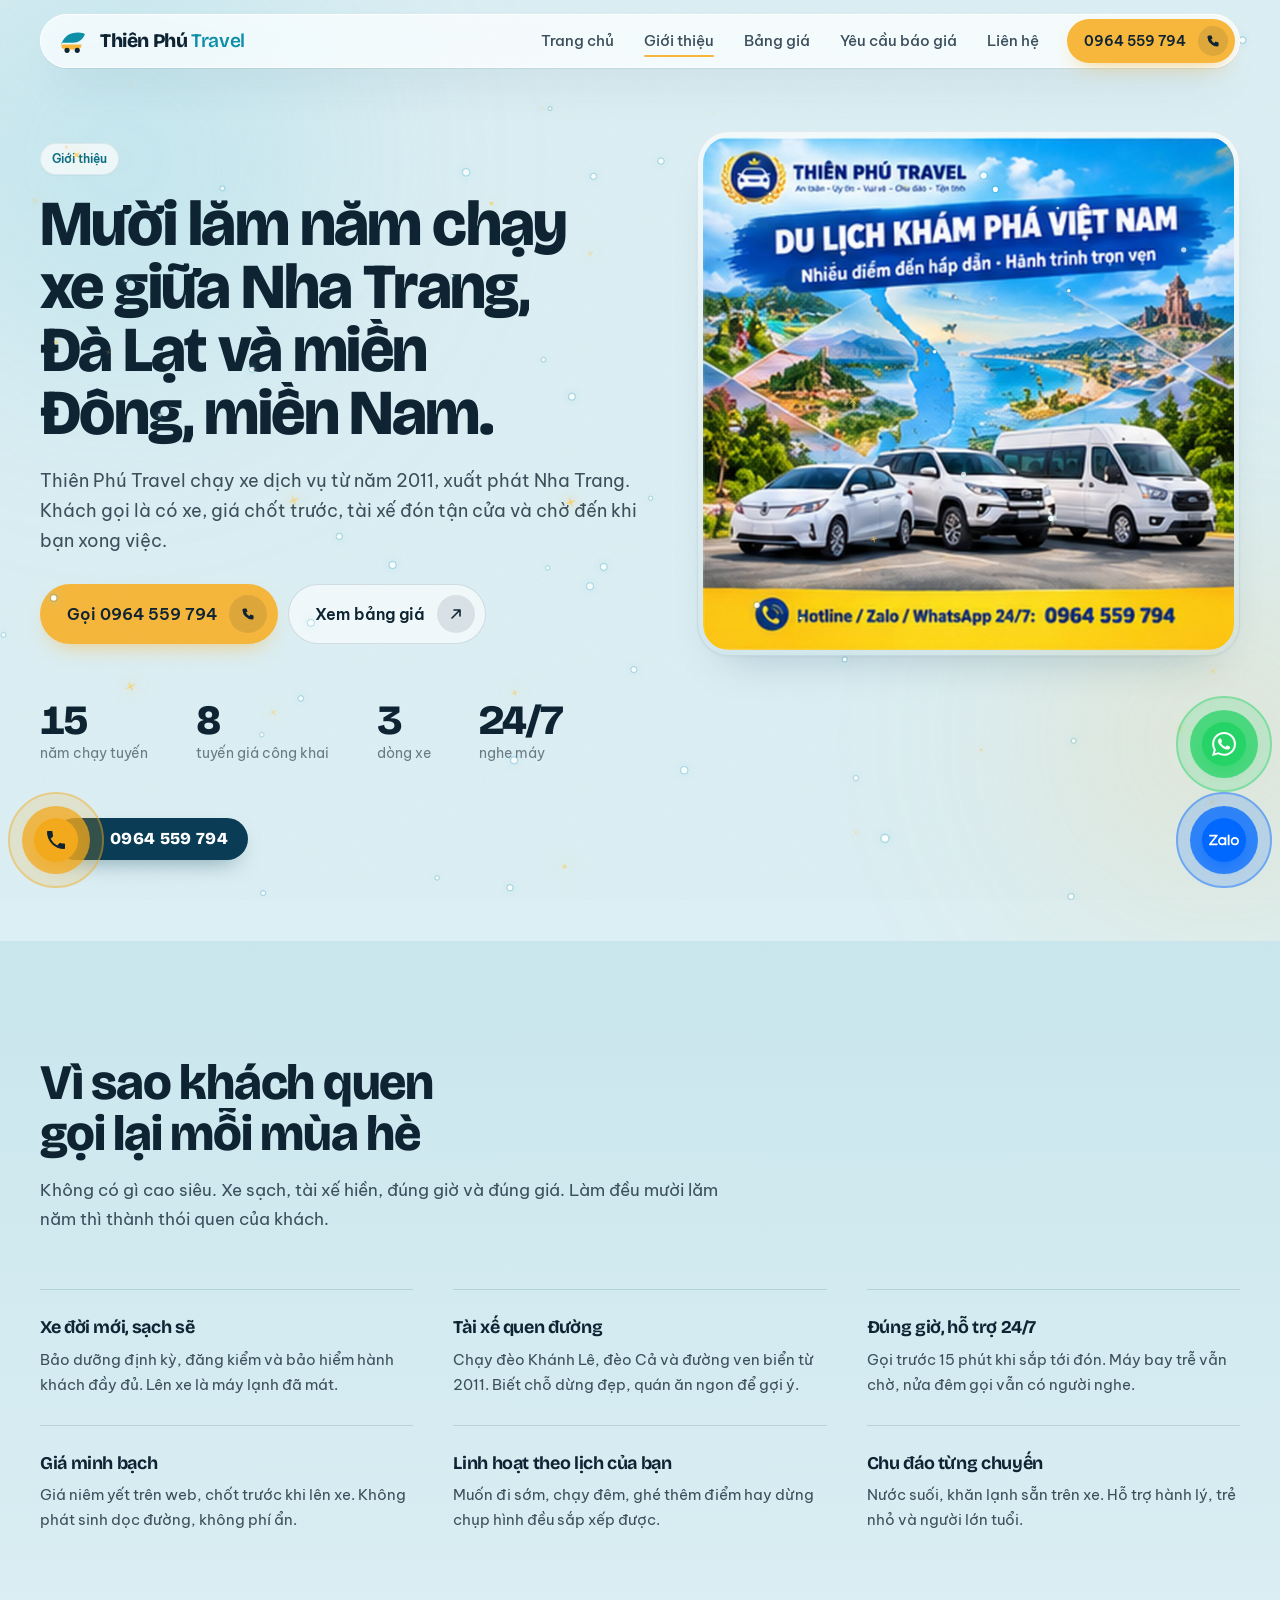
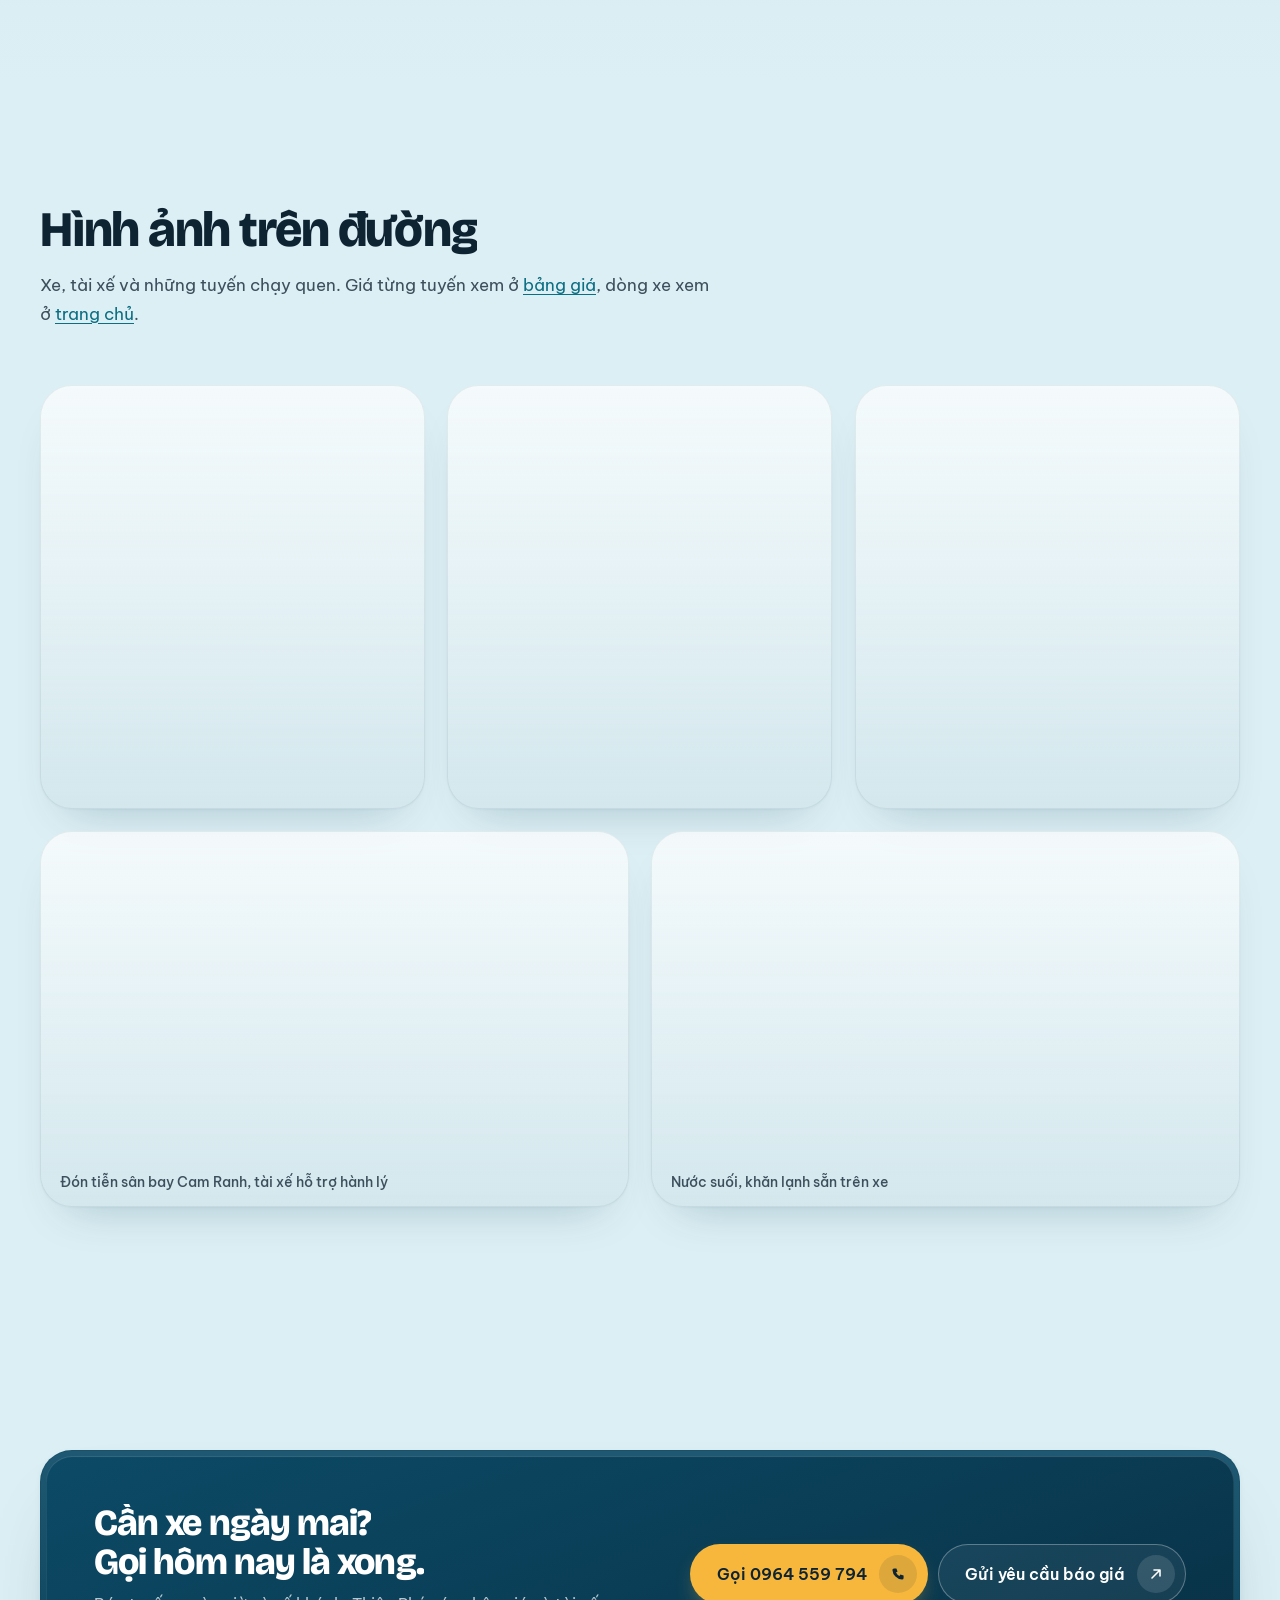
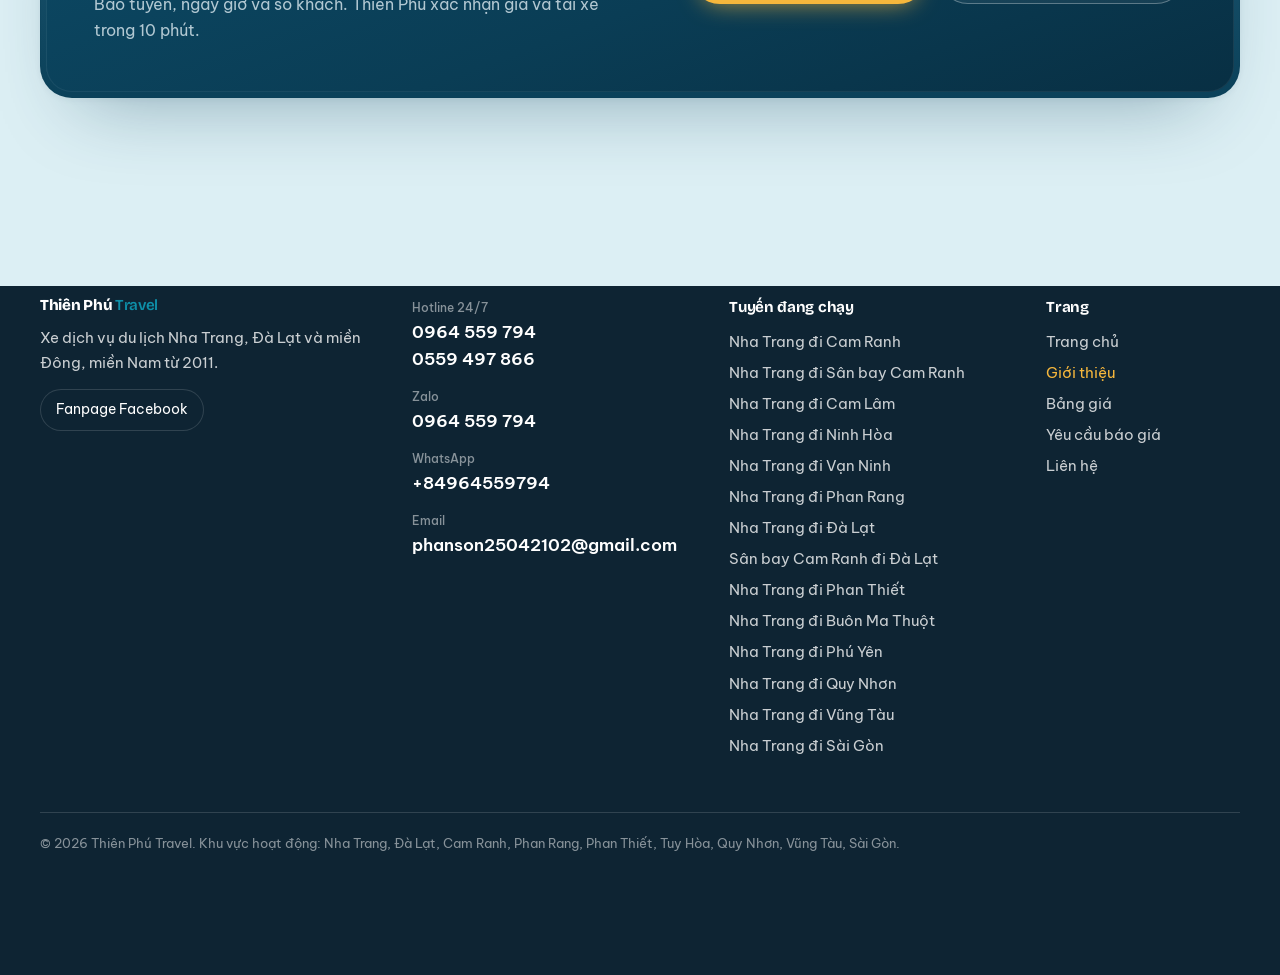
<file: gioi-thieu.html>
<!doctype html>
<html lang="vi">
<head>
<meta charset="utf-8">
<meta name="viewport" content="width=device-width, initial-scale=1">
<title>Giới thiệu Thiên Phú Travel — xe dịch vụ Nha Trang từ 2011</title>
<meta name="description" content="Thiên Phú Travel chạy xe dịch vụ từ năm 2011: Nha Trang đi Đà Lạt, sân bay Cam Ranh và các tỉnh duyên hải Nam Trung Bộ. Xe 4, 7, 16 chỗ, tài xế quen đường, giá minh bạch.">
<meta name="theme-color" content="#DCEFF4">
<meta property="og:type" content="website">
<meta property="og:title" content="Giới thiệu Thiên Phú Travel — xe dịch vụ Nha Trang từ 2011">
<meta property="og:description" content="Thiên Phú Travel chạy xe dịch vụ từ năm 2011: Nha Trang đi Đà Lạt, sân bay Cam Ranh và các tỉnh duyên hải Nam Trung Bộ. Xe 4, 7, 16 chỗ, tài xế quen đường, giá minh bạch.">
<meta property="og:image" content="img/gal-fleet.jpg">
<meta property="og:locale" content="vi_VN">
<link rel="canonical" href="https://phucphucar.com/gioi-thieu">
<meta name="facebook-domain-verification" content="80flu518w3gnijym9yvctttt11ngsz">
<meta property="og:url" content="https://phucphucar.com/gioi-thieu">
<link rel="icon" href="data:image/svg+xml,%3Csvg xmlns='http://www.w3.org/2000/svg' viewBox='0 0 40 40'%3E%3Crect width='40' height='40' rx='10' fill='%230A3D55'/%3E%3Cpath d='M8 23c4-9 9-13 18-13 3 0 6 1 7 2-2 5-7 9-13 9H8z' fill='%2362C3D6'/%3E%3Cpath d='M8 23h22c0 4-2 6-6 6H14c-4 0-6-2-6-6z' fill='%23F6B73C'/%3E%3C/svg%3E">
<link rel="preconnect" href="https://fonts.googleapis.com">
<link rel="preconnect" href="https://fonts.gstatic.com" crossorigin>
<link href="https://fonts.googleapis.com/css2?family=Bricolage+Grotesque:opsz,wght@12..96,500;12..96,600;12..96,700;12..96,800&family=Be+Vietnam+Pro:wght@400;500;600&display=swap" rel="stylesheet">
<link rel="stylesheet" href="css/style.css">
<link rel="stylesheet" href="css/pages.css">
</head>
<body>
<a class="skip" href="#noi-dung">Bỏ qua tới nội dung</a>
<div class="grain" aria-hidden="true"></div>
<canvas class="snow" id="snow" aria-hidden="true"></canvas>
<div class="ambient" aria-hidden="true"></div>

<div id="siteHeader"></div>

<main id="noi-dung">

<section class="phero " aria-labelledby="pageTitle">
  <div class="wrap phero__grid">
    <div class="phero__copy">
      <p class="tag intro intro--1">Giới thiệu</p>
      <h1 id="pageTitle" class="split" data-split>Mười lăm năm chạy xe giữa Nha Trang, Đà Lạt và miền Đông, miền Nam.</h1>
      <p class="phero__lede intro intro--3">Thiên Phú Travel chạy xe dịch vụ từ năm 2011, xuất phát Nha Trang. Khách gọi là có xe, giá chốt trước, tài xế đón tận cửa và chờ đến khi bạn xong việc.</p>
      <div class="phero__actions intro intro--4"><a class="btn btn--sun btn--lg" href="tel:+84964559794"><span>Gọi 0964 559 794</span><span class="btn__ic" aria-hidden="true"><svg viewBox="0 0 20 20"><path d="M5 3h3l1.5 4-2 1.2a9 9 0 0 0 4.3 4.3L13 10.5l4 1.5v3a2 2 0 0 1-2 2A13 13 0 0 1 3 5a2 2 0 0 1 2-2Z" fill="currentColor"/></svg></span></a><a class="btn btn--line btn--lg" href="bang-gia.html"><span>Xem bảng giá</span><span class="btn__ic" aria-hidden="true"><svg viewBox="0 0 16 16" fill="none" stroke="currentColor" stroke-width="1.6" stroke-linecap="round" stroke-linejoin="round"><path d="M4 12 12 4M6 4h6v6"/></svg></span></a></div>
    </div>
    <div class="phero__art bezel intro intro--6" data-mouse-parallax>
      <img src="img/gal-fleet.jpg" alt="Đội xe 4, 7 và 16 chỗ của Thiên Phú Travel đậu trước biển Nha Trang" width="1200" height="900" fetchpriority="high">
    </div>
  </div>
</section>

<section class="sec sec--tight" aria-label="Số liệu">
  <div class="wrap">
    <ul class="facts rv">
      <li><b data-count="15">0</b><span>năm chạy tuyến</span></li>
      <li><b data-count="8">0</b><span>tuyến giá công khai</span></li>
      <li><b data-count="3">0</b><span>dòng xe</span></li>
      <li><b>24/7</b><span>nghe máy</span></li>
    </ul>
  </div>
</section>

<section class="sec sec--tint" id="vi-sao" aria-labelledby="whyTitle">
  <div class="wrap">
    <div class="sec__head rv">
      <h2 id="whyTitle" data-split-scroll>Vì sao khách quen gọi lại mỗi mùa hè</h2>
      <p>Không có gì cao siêu. Xe sạch, tài xế hiền, đúng giờ và đúng giá. Làm đều mười lăm năm thì thành thói quen của khách.</p>
    </div>
    <ul class="why" id="whyList"></ul>
  </div>
</section>


<section class="sec" id="hinh-anh" aria-labelledby="galTitle">
  <div class="wrap">
    <div class="sec__head rv">
      <h2 id="galTitle" data-split-scroll>Hình ảnh trên đường</h2>
      <p>Xe, tài xế và những tuyến chạy quen. Giá từng tuyến xem ở <a href="bang-gia.html">bảng giá</a>, dòng xe xem ở <a href="index.html#dong-xe">trang chủ</a>.</p>
    </div>
    <div class="shots" id="galleryGrid"></div>
  </div>
</section>

<section class="sec" aria-labelledby="ctaTitle">
  <div class="wrap">
    <div class="cta bezel bezel--deep rv">
      <div class="core">
        <div><h2 id="ctaTitle" data-split-scroll>Cần xe ngày mai? Gọi hôm nay là xong.</h2><p>Báo tuyến, ngày giờ và số khách. Thiên Phú xác nhận giá và tài xế trong 10 phút.</p></div>
        <div class="cta__actions"><a class="btn btn--sun btn--lg" href="tel:+84964559794"><span>Gọi 0964 559 794</span><span class="btn__ic" aria-hidden="true"><svg viewBox="0 0 20 20"><path d="M5 3h3l1.5 4-2 1.2a9 9 0 0 0 4.3 4.3L13 10.5l4 1.5v3a2 2 0 0 1-2 2A13 13 0 0 1 3 5a2 2 0 0 1 2-2Z" fill="currentColor"/></svg></span></a><a class="btn btn--line btn--lg" href="dat-xe.html"><span>Gửi yêu cầu báo giá</span><span class="btn__ic" aria-hidden="true"><svg viewBox="0 0 16 16" fill="none" stroke="currentColor" stroke-width="1.6" stroke-linecap="round" stroke-linejoin="round"><path d="M4 12 12 4M6 4h6v6"/></svg></span></a></div>
      </div>
    </div>
  </div>
</section>

</main>

<div id="siteFooter"></div>
<div id="siteDock"></div>

<script src="js/content.js"></script>
<script src="js/track.js"></script>
<script src="js/layout.js"></script>
<script src="js/app.js"></script>
<script src="js/effects.js"></script>
</body>
</html>
</file>
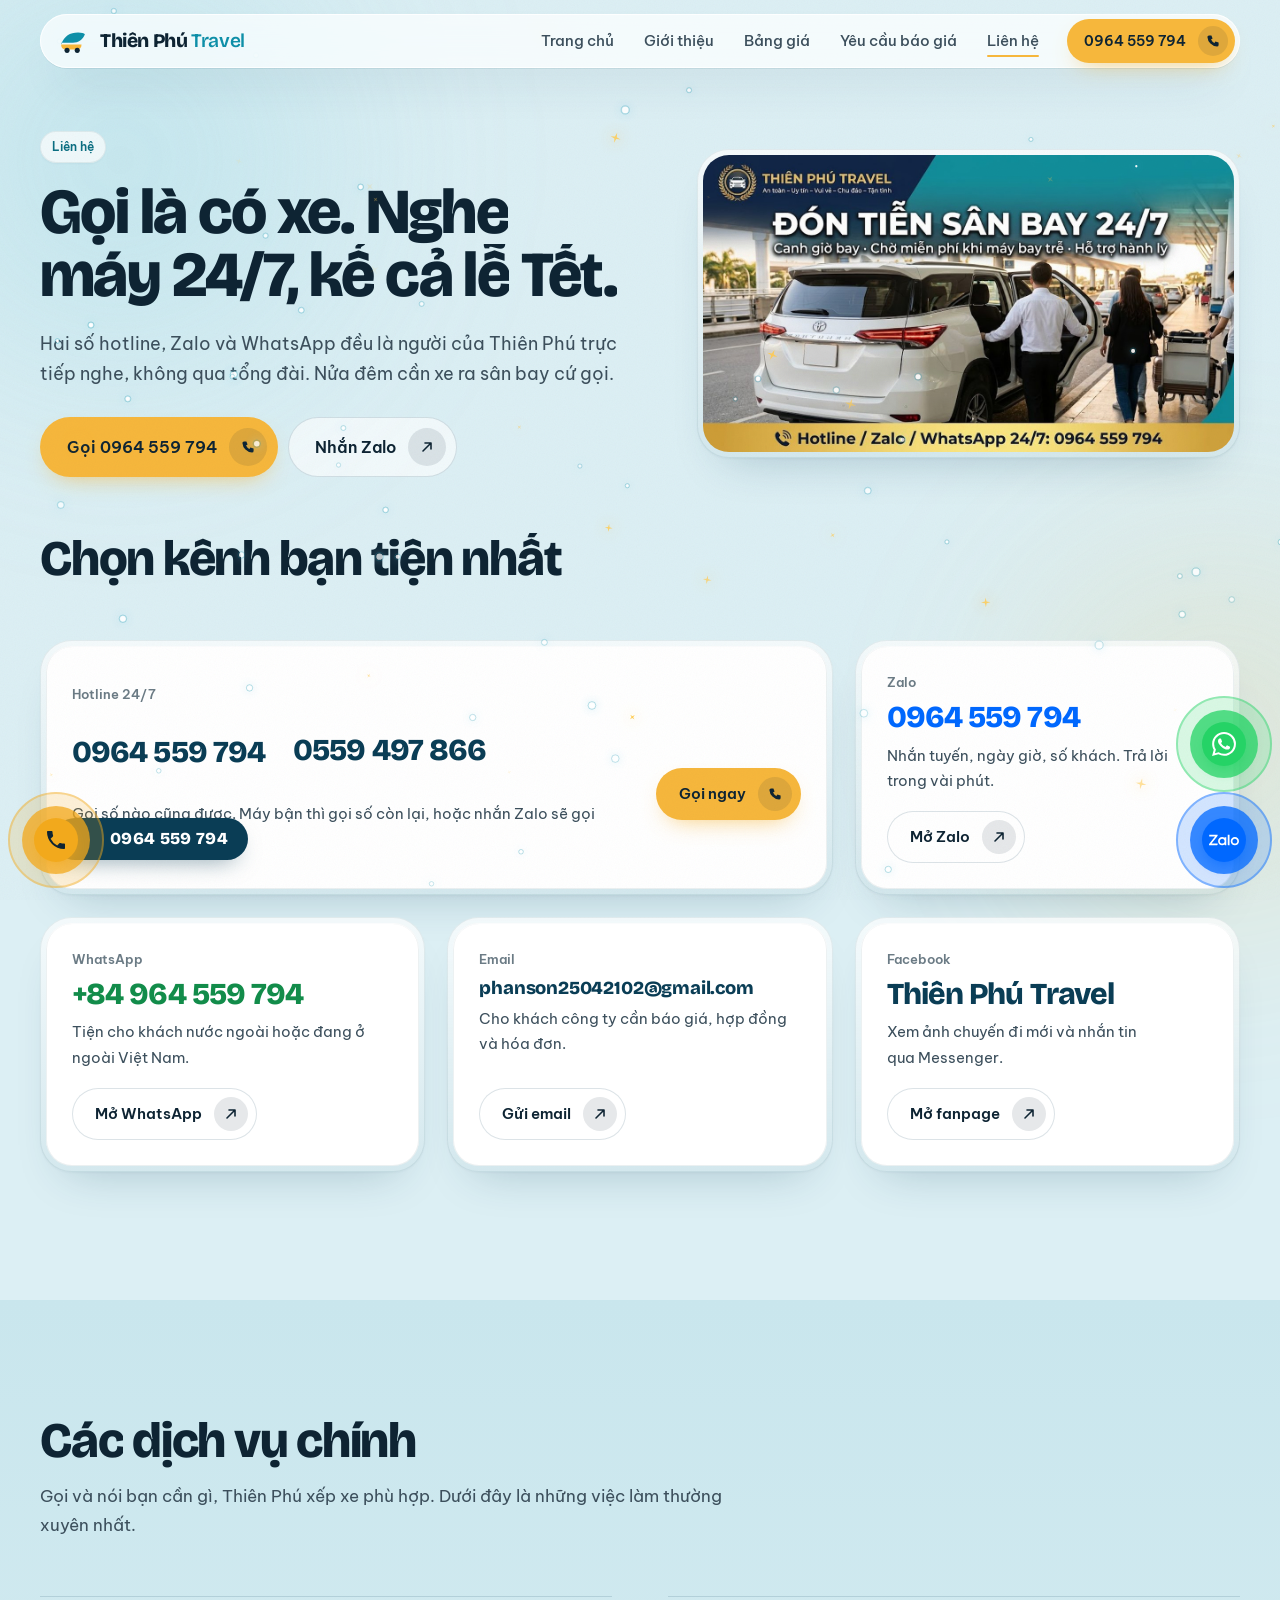
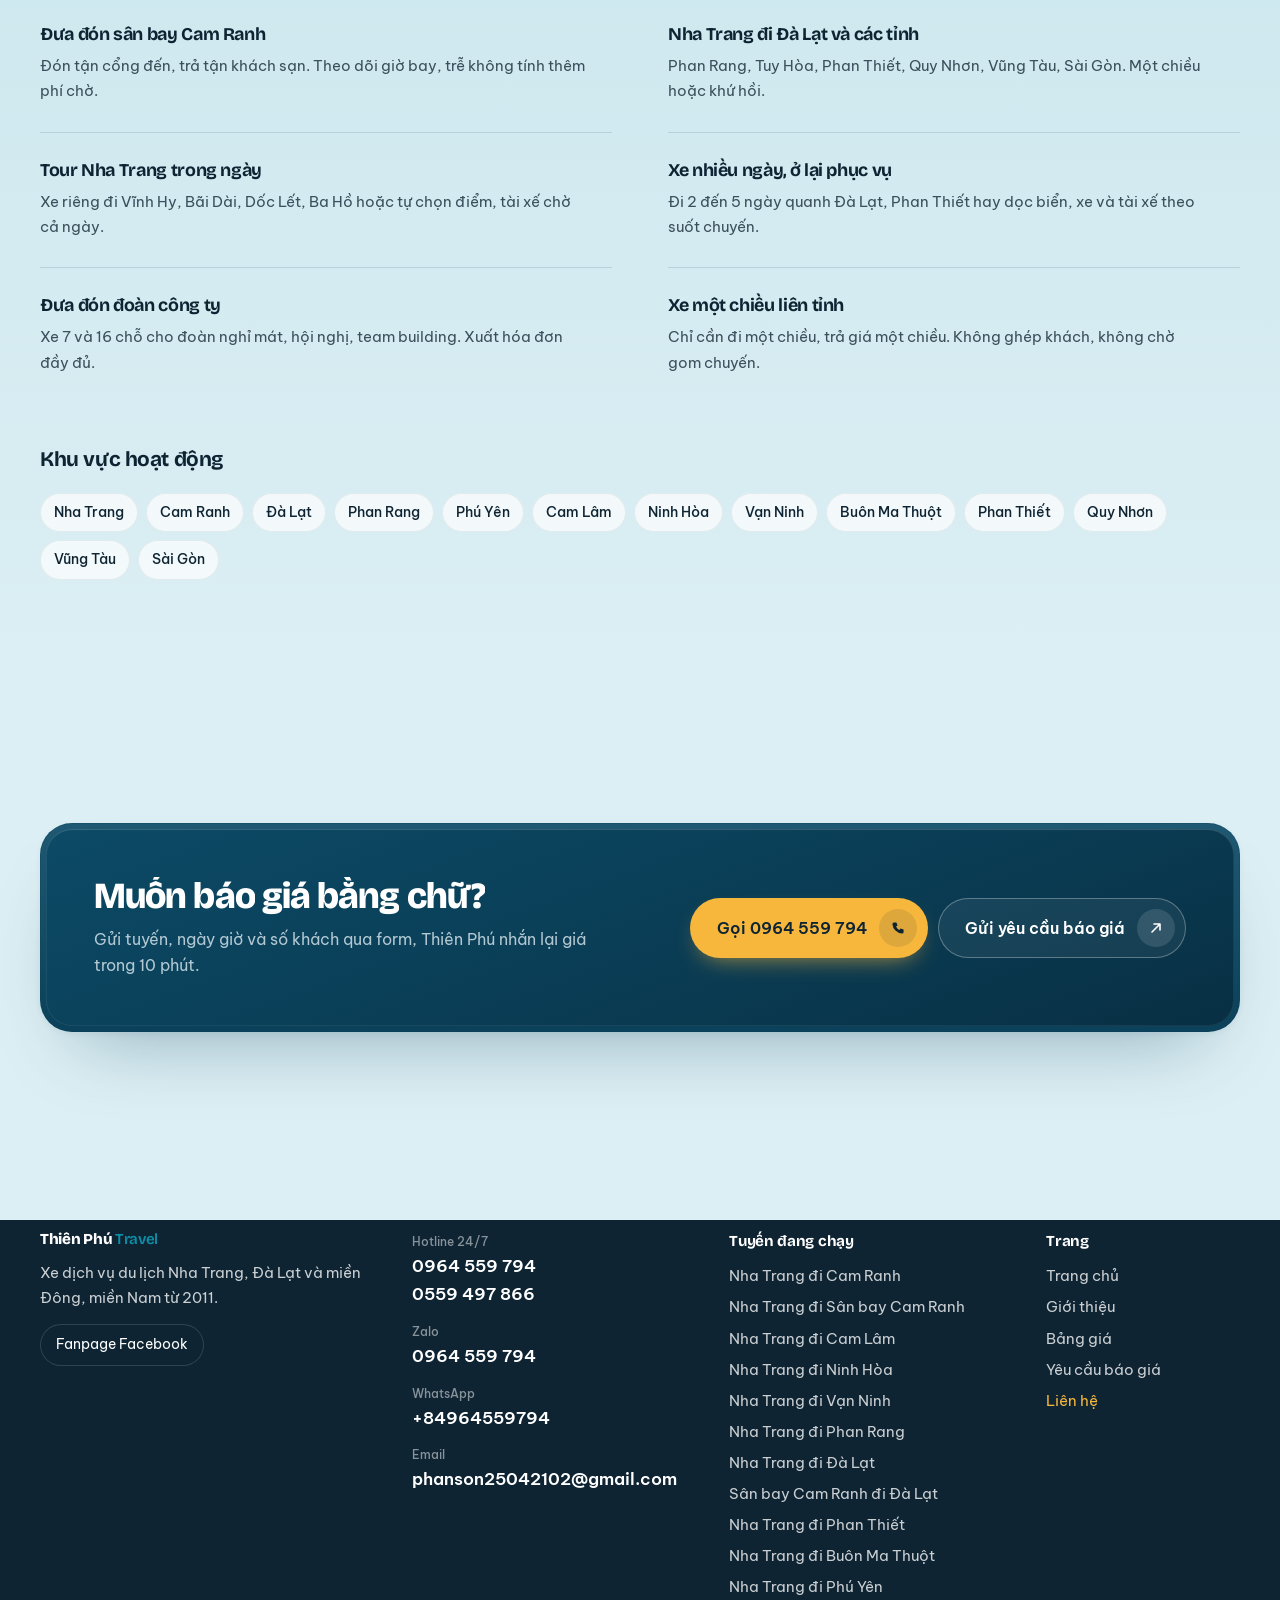
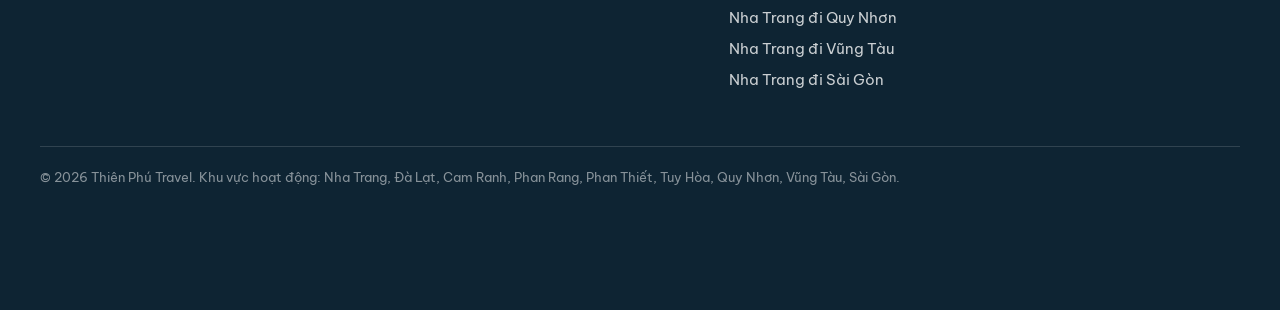
<file: lien-he.html>
<!doctype html>
<html lang="vi">
<head>
<meta charset="utf-8">
<meta name="viewport" content="width=device-width, initial-scale=1">
<title>Liên hệ đặt xe Thiên Phú Travel — Hotline, Zalo, WhatsApp 24/7</title>
<meta name="description" content="Hotline 0964 559 794 và 0559 497 866, Zalo, WhatsApp, email phanson25042102@gmail.com. Nghe máy 24/7 kể cả lễ Tết. Xe dịch vụ Nha Trang, Đà Lạt, Cam Ranh.">
<meta name="theme-color" content="#DCEFF4">
<meta property="og:type" content="website">
<meta property="og:title" content="Liên hệ đặt xe Thiên Phú Travel — Hotline, Zalo, WhatsApp 24/7">
<meta property="og:description" content="Hotline 0964 559 794 và 0559 497 866, Zalo, WhatsApp, email phanson25042102@gmail.com. Nghe máy 24/7 kể cả lễ Tết. Xe dịch vụ Nha Trang, Đà Lạt, Cam Ranh.">
<meta property="og:image" content="img/hero.jpg">
<meta property="og:locale" content="vi_VN">
<link rel="canonical" href="https://phucphucar.com/lien-he">
<meta name="facebook-domain-verification" content="80flu518w3gnijym9yvctttt11ngsz">
<meta property="og:url" content="https://phucphucar.com/lien-he">
<link rel="icon" href="data:image/svg+xml,%3Csvg xmlns='http://www.w3.org/2000/svg' viewBox='0 0 40 40'%3E%3Crect width='40' height='40' rx='10' fill='%230A3D55'/%3E%3Cpath d='M8 23c4-9 9-13 18-13 3 0 6 1 7 2-2 5-7 9-13 9H8z' fill='%2362C3D6'/%3E%3Cpath d='M8 23h22c0 4-2 6-6 6H14c-4 0-6-2-6-6z' fill='%23F6B73C'/%3E%3C/svg%3E">
<link rel="preconnect" href="https://fonts.googleapis.com">
<link rel="preconnect" href="https://fonts.gstatic.com" crossorigin>
<link href="https://fonts.googleapis.com/css2?family=Bricolage+Grotesque:opsz,wght@12..96,500;12..96,600;12..96,700;12..96,800&family=Be+Vietnam+Pro:wght@400;500;600&display=swap" rel="stylesheet">
<link rel="stylesheet" href="css/style.css">
<link rel="stylesheet" href="css/pages.css">
</head>
<body>
<a class="skip" href="#noi-dung">Bỏ qua tới nội dung</a>
<div class="grain" aria-hidden="true"></div>
<canvas class="snow" id="snow" aria-hidden="true"></canvas>
<div class="ambient" aria-hidden="true"></div>

<div id="siteHeader"></div>

<main id="noi-dung">

<section class="phero " aria-labelledby="pageTitle">
  <div class="wrap phero__grid">
    <div class="phero__copy">
      <p class="tag intro intro--1">Liên hệ</p>
      <h1 id="pageTitle" class="split" data-split>Gọi là có xe. Nghe máy 24/7, kể cả lễ Tết.</h1>
      <p class="phero__lede intro intro--3">Hai số hotline, Zalo và WhatsApp đều là người của Thiên Phú trực tiếp nghe, không qua tổng đài. Nửa đêm cần xe ra sân bay cứ gọi.</p>
      <div class="phero__actions intro intro--4"><a class="btn btn--sun btn--lg" href="tel:+84964559794"><span>Gọi 0964 559 794</span><span class="btn__ic" aria-hidden="true"><svg viewBox="0 0 20 20"><path d="M5 3h3l1.5 4-2 1.2a9 9 0 0 0 4.3 4.3L13 10.5l4 1.5v3a2 2 0 0 1-2 2A13 13 0 0 1 3 5a2 2 0 0 1 2-2Z" fill="currentColor"/></svg></span></a><a class="btn btn--line btn--lg" href="https://zalo.me/0964559794" target="_blank" rel="noopener"><span>Nhắn Zalo</span><span class="btn__ic" aria-hidden="true"><svg viewBox="0 0 16 16" fill="none" stroke="currentColor" stroke-width="1.6" stroke-linecap="round" stroke-linejoin="round"><path d="M4 12 12 4M6 4h6v6"/></svg></span></a></div>
    </div>
    <div class="phero__art bezel intro intro--6" data-mouse-parallax>
      <img src="img/gal-airport.jpg" alt="Tài xế Thiên Phú Travel đón khách tại sân bay Cam Ranh" width="1200" height="900" fetchpriority="high">
    </div>
  </div>
</section>

<section class="sec sec--tight" id="kenh" aria-labelledby="chTitle">
  <div class="wrap">
    <div class="sec__head rv"><h2 id="chTitle" data-split-scroll>Chọn kênh bạn tiện nhất</h2></div>
    <div class="contacts">
      <div class="contact contact--hot bezel"><div class="core">
        <small>Hotline 24/7</small>
        <div class="contact__nums"><b><a href="tel:+84964559794">0964 559 794</a></b><b><a href="tel:+84559497866">0559 497 866</a></b></div>
        <p>Gọi số nào cũng được. Máy bận thì gọi số còn lại, hoặc nhắn Zalo sẽ gọi lại ngay.</p>
        <a class="btn btn--sun " href="tel:+84964559794"><span>Gọi ngay</span><span class="btn__ic" aria-hidden="true"><svg viewBox="0 0 20 20"><path d="M5 3h3l1.5 4-2 1.2a9 9 0 0 0 4.3 4.3L13 10.5l4 1.5v3a2 2 0 0 1-2 2A13 13 0 0 1 3 5a2 2 0 0 1 2-2Z" fill="currentColor"/></svg></span></a>
      </div></div>
      <div class="contact contact--zalo bezel"><div class="core">
        <small>Zalo</small>
        <b>0964 559 794</b>
        <p>Nhắn tuyến, ngày giờ, số khách. Trả lời trong vài phút.</p>
        <a class="btn btn--line " href="https://zalo.me/0964559794" target="_blank" rel="noopener"><span>Mở Zalo</span><span class="btn__ic" aria-hidden="true"><svg viewBox="0 0 16 16" fill="none" stroke="currentColor" stroke-width="1.6" stroke-linecap="round" stroke-linejoin="round"><path d="M4 12 12 4M6 4h6v6"/></svg></span></a>
      </div></div>
      <div class="contact contact--wa bezel"><div class="core">
        <small>WhatsApp</small>
        <b>+84 964 559 794</b>
        <p>Tiện cho khách nước ngoài hoặc đang ở ngoài Việt Nam.</p>
        <a class="btn btn--line " href="https://wa.me/84964559794" target="_blank" rel="noopener"><span>Mở WhatsApp</span><span class="btn__ic" aria-hidden="true"><svg viewBox="0 0 16 16" fill="none" stroke="currentColor" stroke-width="1.6" stroke-linecap="round" stroke-linejoin="round"><path d="M4 12 12 4M6 4h6v6"/></svg></span></a>
      </div></div>
      <div class="contact contact--mail bezel"><div class="core">
        <small>Email</small>
        <b>phanson25042102@gmail.com</b>
        <p>Cho khách công ty cần báo giá, hợp đồng và hóa đơn.</p>
        <a class="btn btn--line " href="mailto:phanson25042102@gmail.com"><span>Gửi email</span><span class="btn__ic" aria-hidden="true"><svg viewBox="0 0 16 16" fill="none" stroke="currentColor" stroke-width="1.6" stroke-linecap="round" stroke-linejoin="round"><path d="M4 12 12 4M6 4h6v6"/></svg></span></a>
      </div></div>
      <div class="contact bezel"><div class="core">
        <small>Facebook</small>
        <b>Thiên Phú Travel</b>
        <p>Xem ảnh chuyến đi mới và nhắn tin qua Messenger.</p>
        <a class="btn btn--line " href="https://www.facebook.com/share/19cJy7iHVu/?mibextid=wwXIfr" target="_blank" rel="noopener"><span>Mở fanpage</span><span class="btn__ic" aria-hidden="true"><svg viewBox="0 0 16 16" fill="none" stroke="currentColor" stroke-width="1.6" stroke-linecap="round" stroke-linejoin="round"><path d="M4 12 12 4M6 4h6v6"/></svg></span></a>
      </div></div>
    </div>
  </div>
</section>

<section class="sec sec--tint" id="dich-vu" aria-labelledby="svTitle">
  <div class="wrap">
    <div class="sec__head rv">
      <h2 id="svTitle" data-split-scroll>Các dịch vụ chính</h2>
      <p>Gọi và nói bạn cần gì, Thiên Phú xếp xe phù hợp. Dưới đây là những việc làm thường xuyên nhất.</p>
    </div>
    <ul class="services" id="serviceList"></ul>
    <h3 class="area-title rv">Khu vực hoạt động</h3>
    <ul class="area rv">
      <li>Nha Trang</li><li>Cam Ranh</li><li>Đà Lạt</li><li>Phan Rang</li><li>Phú Yên</li><li>Cam Lâm</li><li>Ninh Hòa</li><li>Vạn Ninh</li><li>Buôn Ma Thuột</li><li>Phan Thiết</li><li>Quy Nhơn</li><li>Vũng Tàu</li><li>Sài Gòn</li>
    </ul>
  </div>
</section>

<section class="sec" aria-labelledby="ctaTitle">
  <div class="wrap">
    <div class="cta bezel bezel--deep rv">
      <div class="core">
        <div><h2 id="ctaTitle" data-split-scroll>Muốn báo giá bằng chữ?</h2><p>Gửi tuyến, ngày giờ và số khách qua form, Thiên Phú nhắn lại giá trong 10 phút.</p></div>
        <div class="cta__actions"><a class="btn btn--sun btn--lg" href="tel:+84964559794"><span>Gọi 0964 559 794</span><span class="btn__ic" aria-hidden="true"><svg viewBox="0 0 20 20"><path d="M5 3h3l1.5 4-2 1.2a9 9 0 0 0 4.3 4.3L13 10.5l4 1.5v3a2 2 0 0 1-2 2A13 13 0 0 1 3 5a2 2 0 0 1 2-2Z" fill="currentColor"/></svg></span></a><a class="btn btn--line btn--lg" href="dat-xe.html"><span>Gửi yêu cầu báo giá</span><span class="btn__ic" aria-hidden="true"><svg viewBox="0 0 16 16" fill="none" stroke="currentColor" stroke-width="1.6" stroke-linecap="round" stroke-linejoin="round"><path d="M4 12 12 4M6 4h6v6"/></svg></span></a></div>
      </div>
    </div>
  </div>
</section>

</main>

<div id="siteFooter"></div>
<div id="siteDock"></div>

<script src="js/content.js"></script>
<script src="js/track.js"></script>
<script src="js/layout.js"></script>
<script src="js/app.js"></script>
<script src="js/effects.js"></script>
</body>
</html>
</file>
<file: css/style.css>
/* ==========================================================================
   Thiên Phú Travel — stylesheet v2
   Vibe: Soft Structuralism, nền sáng có vân nhẹ, chữ Bricolage đậm,
   thẻ lồng hai lớp (bezel + core), bóng nhuộm màu navy, chuyển động spring.
   Màu: navy #0A3D55 (chữ, nền sâu) · biển #0E8FA8 (nhấn phụ) · nắng #F6B73C (nút gọi).
   ========================================================================== */

:root{
  --bg:#DCEFF4;
  --bg-2:#C9E6ED;
  --white:#FFFFFF;
  --ink:#0E2433;
  --ink-2:#3C4F5C;
  --muted:#6B7B85;
  --deep:#0A3D55;
  --deep-2:#0C4A66;
  --sea:#0E8FA8;
  --sea-ink:#0B6E82;
  --sea-soft:#DDF1F5;
  --sun:#F6B73C;
  --sun-2:#E9A62A;
  --hair:rgba(10,61,85,.08);
  --hair-2:rgba(10,61,85,.14);
  --hair-light:rgba(255,255,255,.14);
  --r-xl:32px;
  --r-lg:26px;
  --r:18px;
  --r-sm:12px;
  --ease:cubic-bezier(.32,.72,0,1);
  --ease-spring:cubic-bezier(.34,1.3,.64,1);
  --display:"Bricolage Grotesque","Be Vietnam Pro",system-ui,sans-serif;
  --body:"Be Vietnam Pro",system-ui,-apple-system,"Segoe UI",sans-serif;
  --shadow-soft:0 1px 2px rgba(10,61,85,.04),0 24px 48px -28px rgba(10,61,85,.28);
  --shadow-float:0 2px 6px rgba(10,61,85,.05),0 40px 80px -40px rgba(10,61,85,.4);
  --z-nav:120;--z-overlay:110;--z-dock:90;--z-grain:5;
  --surface:#FFFFFF;--surface-2:#EAF5F8;--nav-bg:rgba(255,255,255,.72);--overlay-bg:rgba(220,239,244,.86);
  --bezel-top:rgba(255,255,255,.7);--bezel-bot:rgba(10,61,85,.04);--core-hi:rgba(255,255,255,.9);
}
@media (prefers-color-scheme:dark){
  :root{
    --bg:#0B1620;--bg-2:#0E1C28;--surface:#13222E;--surface-2:#0F1C27;--ink:#EAF1F4;--ink-2:#B9C8D0;--muted:#8DA0AB;
    --deep:#0A3D55;--deep-2:#0C4A66;--sea:#4FC3D8;--sea-ink:#7FD6E6;--sea-soft:rgba(79,195,216,.16);
    --hair:rgba(255,255,255,.08);--hair-2:rgba(255,255,255,.14);
    --nav-bg:rgba(19,34,46,.72);--overlay-bg:rgba(11,22,32,.9);
    --bezel-top:rgba(255,255,255,.08);--bezel-bot:rgba(0,0,0,.25);--core-hi:rgba(255,255,255,.06);
    --shadow-soft:0 1px 2px rgba(0,0,0,.3),0 24px 48px -28px rgba(0,0,0,.7);
    --shadow-float:0 2px 6px rgba(0,0,0,.4),0 40px 80px -40px rgba(0,0,0,.8);
  }
}

*,*::before,*::after{box-sizing:border-box}
*{margin:0;padding:0}
[hidden]{display:none!important}
html{scroll-behavior:smooth;scroll-padding-top:110px;-webkit-text-size-adjust:100%}
body{
  font-family:var(--body);font-size:16px;line-height:1.65;font-weight:400;
  color-scheme:light dark;
  color:var(--ink);background:var(--bg);overflow-x:clip;
  -webkit-font-smoothing:antialiased;position:relative;
}
img,svg{display:block;max-width:100%}
a{color:inherit;text-decoration:none}
button{font:inherit;color:inherit;background:none;border:0;cursor:pointer}
input,select,textarea{font:inherit;color:inherit}
ul,ol{list-style:none}
.sr-only{position:absolute;width:1px;height:1px;margin:-1px;overflow:hidden;clip:rect(0 0 0 0);white-space:nowrap;border:0}
.skip{position:fixed;top:-80px;left:16px;z-index:200;padding:10px 18px;border-radius:999px;background:var(--ink);color:#fff;transition:top .3s var(--ease)}
.skip:focus{top:12px}
:focus-visible{outline:3px solid var(--sun);outline-offset:3px;border-radius:8px}

/* vân giấy + ánh sáng nền */
.grain{position:fixed;inset:0;z-index:var(--z-grain);pointer-events:none;opacity:.045;mix-blend-mode:multiply;
  background-image:url("data:image/svg+xml,%3Csvg xmlns='http://www.w3.org/2000/svg' width='220' height='220'%3E%3Cfilter id='n'%3E%3CfeTurbulence type='fractalNoise' baseFrequency='.9' numOctaves='3' stitchTiles='stitch'/%3E%3C/filter%3E%3Crect width='100%25' height='100%25' filter='url(%23n)'/%3E%3C/svg%3E")}
.ambient{position:absolute;inset:0;z-index:0;pointer-events:none;overflow:hidden}
.ambient::before,.ambient::after{content:"";position:absolute;border-radius:50%;filter:blur(90px);opacity:.55}
.ambient::before{width:720px;height:720px;left:-240px;top:-200px;background:radial-gradient(circle,rgba(98,195,214,.45),transparent 65%)}
.ambient::after{width:640px;height:640px;right:-260px;top:420px;background:radial-gradient(circle,rgba(246,183,60,.35),transparent 65%)}
main,header,footer{position:relative;z-index:1}

.wrap{width:min(100% - 32px,1200px);margin-inline:auto}

h1,h2,h3{font-family:var(--display);color:var(--ink);text-wrap:balance;letter-spacing:-.025em}
h1{font-size:clamp(2.4rem,5.8vw,4.6rem);font-weight:800;line-height:.98;font-variation-settings:"opsz" 96}
h2{font-size:clamp(1.9rem,4vw,3.1rem);font-weight:800;line-height:1.04;font-variation-settings:"opsz" 72}
h3{font-size:1.3rem;font-weight:700;line-height:1.25;letter-spacing:-.02em}
p{text-wrap:pretty}

.tag{
  display:inline-flex;align-items:center;gap:8px;margin-bottom:18px;
  padding:6px 12px;border-radius:999px;font-size:.78rem;font-weight:600;color:var(--sea-ink);
  background:rgba(255,255,255,.7);box-shadow:inset 0 0 0 1px var(--hair),0 1px 2px rgba(10,61,85,.04);
}

.tag--light{color:#fff;background:rgba(255,255,255,.1);box-shadow:inset 0 0 0 1px var(--hair-light)}

/* ---------------------------------------------------------------- bezel (thẻ lồng hai lớp) */
.bezel{
  padding:6px;border-radius:var(--r-xl);
  background:linear-gradient(180deg,var(--bezel-top),var(--bezel-bot));
  box-shadow:inset 0 0 0 1px var(--hair),var(--shadow-soft);
  position:relative;
}
.bezel>.core,.bezel>img{border-radius:calc(var(--r-xl) - 6px)}
.bezel>.core{background:var(--surface);box-shadow:inset 0 1px 1px var(--core-hi),inset 0 0 0 1px var(--hair)}
.bezel>img{width:100%;height:auto}
.bezel--deep{background:linear-gradient(180deg,rgba(255,255,255,.08),rgba(0,0,0,.12));box-shadow:inset 0 0 0 1px rgba(10,61,85,.25),var(--shadow-float);background-color:var(--deep-2)}
.bezel--deep>.core{background:linear-gradient(160deg,#0C4A66,#0A3D55 55%,#082F43);color:#DCEAF0;box-shadow:inset 0 1px 1px rgba(255,255,255,.12),inset 0 0 0 1px rgba(255,255,255,.06)}

/* ---------------------------------------------------------------- buttons */
.btn{
  display:inline-flex;align-items:center;gap:12px;padding:8px 8px 8px 22px;border-radius:999px;
  font-weight:600;font-size:.95rem;line-height:1;white-space:nowrap;border:1.5px solid transparent;
  transition:transform .6s var(--ease),background .3s var(--ease),color .3s var(--ease),box-shadow .6s var(--ease);
}
.btn__ic{width:34px;height:34px;border-radius:50%;display:grid;place-items:center;background:rgba(14,36,51,.1);flex:none;transition:transform .6s var(--ease-spring),background .3s}
.btn__ic svg{width:16px;height:16px}
.btn:hover{transform:translateY(-2px)}
.btn:hover .btn__ic{transform:translate(2px,-1px) scale(1.06)}
.btn:active{transform:translateY(0) scale(.98)}
.btn--sun{background:var(--sun);color:var(--ink);box-shadow:0 10px 24px -12px rgba(246,183,60,.8)}
.btn--sun:hover{background:var(--sun-2)}
.btn--line{border-color:var(--hair-2);color:var(--ink);background:rgba(255,255,255,.6)}
.btn--line:hover{background:var(--ink);color:#fff}
.btn--line:hover .btn__ic{background:rgba(255,255,255,.14)}
.btn--lg{padding:10px 10px 10px 26px;font-size:1rem}
.btn--lg .btn__ic{width:38px;height:38px}
.btn--sm{padding:6px 6px 6px 16px;font-size:.9rem}
.btn--sm .btn__ic{width:30px;height:30px}
.bezel--deep .btn--line{border-color:rgba(255,255,255,.3);color:#fff;background:rgba(255,255,255,.06)}
.bezel--deep .btn--line:hover{background:#fff;color:var(--deep)}
.bezel--deep .btn--line .btn__ic{background:rgba(255,255,255,.12)}
.bezel--deep .btn--line:hover .btn__ic{background:rgba(10,61,85,.1)}

/* ---------------------------------------------------------------- nav island */
.nav-wrap{position:sticky;top:14px;z-index:var(--z-nav);padding:0 16px;pointer-events:none}
.nav{
  pointer-events:auto;width:min(100%,1200px);margin-inline:auto;
  display:flex;align-items:center;gap:8px;padding:8px 8px 8px 18px;border-radius:999px;
  background:var(--nav-bg);backdrop-filter:blur(18px) saturate(1.3);-webkit-backdrop-filter:blur(18px) saturate(1.3);
  box-shadow:inset 0 0 0 1px rgba(255,255,255,.7),0 1px 0 rgba(10,61,85,.06),0 20px 40px -24px rgba(10,61,85,.35);
}
.logo{display:flex;align-items:center;gap:10px;margin-right:auto}
.logo__mark{width:34px;height:34px}
.logo__text{font-family:var(--display);font-weight:800;font-size:1.2rem;letter-spacing:-.02em;color:var(--ink);line-height:1}
.logo__text span{color:var(--sea);font-weight:600}
.nav__links{display:flex;align-items:center;gap:2px}
.nav__links a{display:block;padding:9px 14px;border-radius:999px;font-weight:500;font-size:.93rem;color:var(--ink-2);transition:background .3s var(--ease),color .3s}
.nav__links a:hover{background:rgba(10,61,85,.07);color:var(--ink)}
.nav__links a{position:relative}
.nav__links a::after{content:"";position:absolute;left:14px;right:14px;bottom:5px;height:2px;border-radius:2px;background:var(--sun);transform:scaleX(0);transform-origin:left;transition:transform .5s var(--ease)}
.nav__links a.is-active::after{transform:scaleX(1)}
/* Thanh vàng trượt theo mục đang rê chuột (effects.js tạo .nav__bar); có JS thì tắt ::after */
.nav__links{position:relative}
.nav__links.has-bar a::after{display:none}
.nav__bar{position:absolute;left:0;bottom:5px;height:2px;width:0;border-radius:2px;background:var(--sun);opacity:0;pointer-events:none;transform:translateX(0)}
.nav__bar.is-live{transition:transform .5s var(--ease),width .5s var(--ease),opacity .3s}
.nav__call{margin-left:6px}
.nav__toggle{display:none;width:44px;height:44px;border-radius:50%;position:relative;background:rgba(10,61,85,.06)}
.nav__toggle span{position:absolute;left:13px;right:13px;height:2px;background:var(--ink);border-radius:2px;transition:transform .5s var(--ease),top .5s var(--ease)}
.nav__toggle span:first-child{top:18px}
.nav__toggle span:last-child{top:25px}
.nav__toggle[aria-expanded="true"] span:first-child{top:21px;transform:rotate(45deg)}
.nav__toggle[aria-expanded="true"] span:last-child{top:21px;transform:rotate(-45deg)}

.overlay{
  position:fixed;inset:0;z-index:var(--z-overlay);display:flex;flex-direction:column;justify-content:center;gap:40px;padding:120px 28px 48px;
  background:var(--overlay-bg);backdrop-filter:blur(28px);-webkit-backdrop-filter:blur(28px);
}
.overlay__links li{overflow:hidden}
.overlay__links a{display:block;font-family:var(--display);font-weight:800;font-size:clamp(2rem,9vw,3rem);letter-spacing:-.03em;line-height:1.15;color:var(--ink);transform:translateY(110%);opacity:0;transition:transform .7s var(--ease),opacity .7s}
.overlay.is-open .overlay__links a{transform:none;opacity:1}
.overlay__links li:nth-child(1) a{transition-delay:.05s}.overlay__links li:nth-child(2) a{transition-delay:.1s}.overlay__links li:nth-child(3) a{transition-delay:.15s}
.overlay__links li:nth-child(4) a{transition-delay:.2s}.overlay__links li:nth-child(5) a{transition-delay:.25s}.overlay__links li:nth-child(6) a{transition-delay:.3s}
.overlay__contact{display:flex;flex-direction:column;gap:10px;align-items:flex-start;color:var(--muted);font-size:.95rem}
body.is-locked{overflow:hidden}

/* ---------------------------------------------------------------- mở màn hero */
.split .w{display:inline-block;overflow:hidden;vertical-align:bottom;padding-bottom:.08em;margin-bottom:-.08em}
.split .w>span{display:inline-block;transform:translateY(110%);transition:transform 1.1s var(--ease)}
.split.in .w>span{transform:none}
.intro{opacity:0;transform:translateY(22px);transition:opacity 1s var(--ease),transform 1s var(--ease)}
.intro.in{opacity:1;transform:none}
.intro--1{transition-delay:.05s}.intro--3{transition-delay:.55s}.intro--4{transition-delay:.7s}.intro--5{transition-delay:.35s}.intro--6{transition-delay:.6s}
.intro--5.in{transition:opacity 1s var(--ease),transform 1.2s var(--ease-spring)}
.intro--6{transform:translateY(40px) scale(.97)}

/* thanh tiến độ cuộn */
.progress{position:fixed;left:0;top:0;height:3px;width:100%;z-index:130;transform-origin:left;transform:scaleX(0);background:linear-gradient(90deg,var(--sea),var(--sun));pointer-events:none}
@supports (animation-timeline:scroll()){.progress{animation:grow linear both;animation-timeline:scroll(root)}}
@keyframes grow{from{transform:scaleX(0)}to{transform:scaleX(1)}}
.nav-sentinel{position:absolute;top:0;left:0;height:1px;width:1px}

/* nav co lại khi cuộn */
.nav{transition:padding .5s var(--ease),box-shadow .5s var(--ease),background .5s}
.nav-wrap.is-scrolled .nav{padding:5px 5px 5px 16px;background:var(--nav-bg);box-shadow:inset 0 0 0 1px rgba(255,255,255,.8),0 1px 0 rgba(10,61,85,.08),0 24px 48px -24px rgba(10,61,85,.45)}

/* dải chữ chạy */
.marquee{overflow:hidden;padding:18px 0;margin-top:-8px;mask-image:linear-gradient(90deg,transparent,#000 12%,#000 88%,transparent);-webkit-mask-image:linear-gradient(90deg,transparent,#000 12%,#000 88%,transparent)}
.marquee__track{display:flex;gap:0;width:max-content;animation:marquee 46s linear infinite}
.marquee:hover .marquee__track{animation-play-state:paused}
.marquee__item{display:inline-flex;align-items:center;gap:22px;padding-right:22px;font-family:var(--display);font-weight:700;font-size:clamp(1.1rem,2vw,1.5rem);letter-spacing:-.02em;color:var(--ink);white-space:nowrap}
.marquee__item small{font-family:var(--body);font-weight:500;font-size:.85rem;color:var(--sea-ink);letter-spacing:0}
.marquee__item::after{content:"";width:1px;height:1.1em;background:var(--hair-2)}
@keyframes marquee{to{transform:translateX(-50%)}}

/* nghiêng 3D + viền sáng theo chuột */
@media (hover:hover) and (pointer:fine){
  .tilt{transform-style:preserve-3d;transition:transform .9s var(--ease),box-shadow .9s var(--ease);will-change:transform}
  .tilt.is-live{transition:transform .12s linear,box-shadow .9s var(--ease)}
  .tilt .core{position:relative}
  .tilt .core::after{content:"";position:absolute;inset:0;border-radius:inherit;pointer-events:none;opacity:0;transition:opacity .5s;
    background:radial-gradient(360px circle at var(--mx,50%) var(--my,50%),rgba(255,255,255,.55),transparent 55%)}
  .tilt:hover .core::after{opacity:1}
  .tilt .core>img,.tilt img{transition:transform 1.1s var(--ease)}
  .tilt:hover img{transform:scale(1.035)}
  .dest:hover{transform:translateY(-6px)}
  .btn--mag{will-change:transform}
}

/* thị sai banner hero (CSS scroll-driven, có hỗ trợ thì chạy) */
[data-parallax]{overflow:hidden}
[data-parallax] img{transform:scale(1.025);transform-origin:center}

/* giá nhảy số */
.quote__price span{display:inline-block}
.quote__price span.tick{animation:tick .55s var(--ease-spring)}
@keyframes tick{0%{transform:translateY(8px);opacity:0;filter:blur(3px)}100%{transform:none;opacity:1;filter:none}}

/* tuyết + lấp lánh */
.snow{position:fixed;inset:0;z-index:6;pointer-events:none;opacity:1}

/* ---------------------------------------------------------------- reveal */
.rv{opacity:0;transform:translateY(28px);filter:blur(6px);transition:opacity .9s var(--ease),transform .9s var(--ease),filter .9s var(--ease);transition-delay:calc(var(--i,0) * 90ms)}
.rv.in{opacity:1;transform:none;filter:none}
/* ảnh hiện theo kiểu kéo màn từ trái */
.shot img,.dest .core>img{clip-path:inset(0 100% 0 0);transition:clip-path 1.2s var(--ease),transform 1.1s var(--ease);transition-delay:calc(var(--i,0) * 90ms + 120ms)}
.shot.in img,.dest.in .core>img{clip-path:inset(0 0 0 0)}
/* dòng giá trị: gạch kẻ tự vẽ */
.values li{position:relative;border-top:0}
.values li::before{content:"";position:absolute;left:0;right:0;top:0;height:1px;background:var(--hair-2);transform:scaleX(0);transform-origin:left;transition:transform 1.1s var(--ease);transition-delay:calc(var(--i,0) * 90ms)}
.values li.in::before{transform:scaleX(1)}
/* gợn sóng khi bấm */
.btn,.dest{position:relative;overflow:hidden}
.ripple{position:absolute;border-radius:50%;pointer-events:none;background:currentColor;opacity:.18;transform:scale(0);animation:ripple .7s var(--ease) forwards}
@keyframes ripple{to{transform:scale(1);opacity:0}}
/* nút nổi hiện lên sau khi trang sẵn sàng */
.ring{opacity:0;transform:translateY(16px) scale(.9);transition:opacity .7s var(--ease),transform .9s var(--ease-spring)}
body.is-ready .ring{opacity:1;transform:none}
body.is-ready .ring--phone{transition-delay:1.1s}body.is-ready .ring--wa{transition-delay:1.2s}body.is-ready .ring--zalo{transition-delay:1.3s}
/* quầng sáng nền trôi chậm */
.ambient::before{animation:drift 26s ease-in-out infinite alternate}
.ambient::after{animation:drift 34s ease-in-out infinite alternate-reverse}
@keyframes drift{from{transform:translate(0,0) scale(1)}to{transform:translate(90px,60px) scale(1.12)}}
/* banner nghiêng theo chuột */
[data-mouse-parallax]{transition:transform .9s var(--ease);transform-style:preserve-3d}
[data-mouse-parallax] img{transition:translate .9s var(--ease)}
/* số liệu */
.facts{display:flex;flex-wrap:wrap;gap:16px 48px;margin:-12px 0 48px}
.facts li{display:flex;flex-direction:column;color:var(--muted);font-size:.9rem}
.facts b{font-family:var(--display);font-weight:800;font-size:2.6rem;color:var(--ink);letter-spacing:-.04em;font-variant-numeric:tabular-nums;line-height:1}
.rv--d1{transition-delay:.12s}.rv--d2{transition-delay:.24s}

/* ---------------------------------------------------------------- hero */
.hero{padding:clamp(48px,7vw,96px) 0 clamp(40px,6vw,72px)}
.hero__grid{display:grid;grid-template-columns:minmax(0,1fr) minmax(0,1.05fr);grid-template-areas:"copy quote" "banner banner";gap:40px 48px;align-items:center}
.hero__copy{grid-area:copy}
.quote{grid-area:quote}
/* Form đặt xe ở đầu trang (thay ô xem giá) */
.hero__book{grid-area:quote}
.hero__book>.core{padding:clamp(20px,2.4vw,28px)}
.hero__book-title{color:#fff;font-size:clamp(1.2rem,2vw,1.45rem);font-weight:700;line-height:1.3}
.hero__book-sub{margin:8px 0 16px;color:rgba(220,234,240,.8);font-size:.95rem;line-height:1.6}
.hero__book .book__form--hero{padding:0;background:none;box-shadow:none;gap:12px 14px}
/* Ô xem giá nằm dưới bảng giá */
.quote--below{max-width:620px;margin:28px auto 0}
.hero__banner{grid-area:banner;margin-top:24px}
.hero__lede{margin-top:24px;font-size:1.1rem;color:var(--ink-2);max-width:52ch;line-height:1.7}

.quote .core{padding:24px}
.quote__title{font-size:1.1rem;font-weight:700;margin-bottom:14px}
.quote__fields{display:grid;grid-template-columns:1fr auto;gap:12px;align-items:end}
.quote__field{display:flex;flex-direction:column;gap:6px;font-size:.82rem;color:var(--muted);font-weight:500;border:0;min-width:0}
.quote__field legend{padding:0;margin-bottom:6px}
.quote__field select{
  appearance:none;-webkit-appearance:none;width:100%;padding:12px 40px 12px 14px;border-radius:var(--r-sm);border:0;
  background:var(--bg) url("data:image/svg+xml,%3Csvg xmlns='http://www.w3.org/2000/svg' viewBox='0 0 20 20'%3E%3Cpath d='M5 8l5 5 5-5' fill='none' stroke='%230E2433' stroke-width='2' stroke-linecap='round'/%3E%3C/svg%3E") no-repeat right 12px center/18px;
  box-shadow:inset 0 0 0 1px var(--hair);color:var(--ink);font-weight:600;font-size:1rem;transition:box-shadow .3s;
}
.quote__field select:focus{outline:0;box-shadow:inset 0 0 0 1.5px var(--sea),0 0 0 4px var(--sea-soft)}
.quote__cars{display:grid;grid-template-columns:auto auto;gap:6px}
.quote__cars legend{grid-column:1/-1}
.quote__cars label{position:relative;cursor:pointer}
.quote__cars input{position:absolute;opacity:0;inset:0;cursor:pointer}
.quote__cars span{display:block;padding:12px 16px;border-radius:var(--r-sm);box-shadow:inset 0 0 0 1px var(--hair);font-weight:600;font-size:1rem;color:var(--ink);background:var(--bg);transition:background .35s var(--ease),color .35s,box-shadow .35s}
.quote__cars input:checked+span{background:var(--deep);box-shadow:none;color:#fff}
.quote__cars input:focus-visible+span{outline:3px solid var(--sun);outline-offset:2px}
.quote__result{margin-top:20px;padding-top:18px;border-top:1px dashed var(--hair-2)}
.quote__price{display:flex;align-items:baseline;flex-wrap:wrap;gap:4px 12px}
.quote__price span{font-family:var(--display);font-weight:800;font-size:clamp(2rem,4vw,2.6rem);letter-spacing:-.035em;color:var(--deep);line-height:1;font-variant-numeric:tabular-nums}
.quote__price small{font-size:.88rem;color:var(--muted)}
.quote__meta{color:var(--muted);font-size:.9rem;margin-top:6px}
.quote__actions{display:flex;flex-wrap:wrap;gap:10px;margin-top:18px}
.quote__actions .btn{flex:1 1 auto;justify-content:space-between}
.quote__note{font-size:.8rem;color:var(--muted);margin-top:14px;line-height:1.5}

/* ---------------------------------------------------------------- sections */
.sec{padding:clamp(72px,9vw,128px) 0 clamp(80px,10vw,140px)}
.sec--tight{padding-top:0}
.sec--tint{background:linear-gradient(180deg,var(--bg-2),var(--bg))}
.sec__head{max-width:62ch;margin-bottom:clamp(32px,4.5vw,56px)}
.sec__head p:not(.tag){margin-top:16px;font-size:1.06rem;color:var(--ink-2);line-height:1.7}

/* dòng xe */
.cars{display:grid;grid-template-columns:repeat(2,minmax(0,1fr));gap:28px}
.car:nth-child(3){grid-column:1/-1}
.car:nth-child(3) .core{display:grid;grid-template-columns:minmax(0,1.1fr) minmax(0,1fr);align-items:center;gap:24px;padding:8px 24px 8px 8px}
.car:nth-child(3) .car__body{padding:12px 0}
.car{display:flex;flex-direction:column}
.car .core{flex:1;padding:8px 8px 22px;display:flex;flex-direction:column;gap:14px}
.car img{width:100%;height:auto;border-radius:calc(var(--r-xl) - 14px)}
.car__body{padding:4px 12px 0;flex:1;display:flex;flex-direction:column}
.car__spec{display:flex;gap:22px;margin:10px 0 12px;font-size:.85rem;color:var(--muted)}
.car__spec b{display:block;color:var(--ink);font-weight:600;font-size:1rem}
.car__body>p{color:var(--ink-2);font-size:.95rem}
.car__from{margin-top:auto;padding-top:14px;font-size:.9rem;color:var(--muted)}
.car__from b{font-family:var(--display);font-weight:800;color:var(--sea-ink);font-size:1.15rem;letter-spacing:-.02em}
.car__from a{color:var(--sea-ink);text-decoration:underline;text-underline-offset:3px}

/* hình ảnh: bento 3 + 2 */
.shots{display:grid;grid-template-columns:repeat(6,minmax(0,1fr));gap:22px}
.shots:empty{display:none}
.shot{grid-column:span 2;margin:0}
.shot:nth-child(4),.shot:nth-child(5){grid-column:span 3}
.shot img{width:100%;height:auto}
.shot figcaption{padding:12px 14px 6px;color:var(--ink-2);font-weight:500;font-size:.9rem}

/* điểm đến */
.dests{display:grid;grid-template-columns:repeat(4,minmax(0,1fr));grid-auto-flow:dense;gap:22px}
.dest{display:block;text-align:left;width:100%;color:var(--ink);transition:transform .7s var(--ease),box-shadow .7s var(--ease)}
.dest:hover{transform:translateY(-6px);box-shadow:inset 0 0 0 1px var(--hair),var(--shadow-float)}
.dest .core{overflow:hidden;display:flex;flex-direction:column;height:100%}
.dest img{width:100%;height:auto}
.dest--featured{grid-column:span 2}
.dest--featured .core{display:grid;grid-template-columns:minmax(0,1.1fr) minmax(0,1fr);align-items:center}
.dest__body{padding:16px 20px 20px;display:grid;grid-template-columns:minmax(0,1fr) auto;gap:4px 12px;align-items:baseline}
.dest h3{font-size:1.25rem}
.dest--featured h3{font-size:1.5rem}
.dest__km{grid-column:1/-1;font-size:.85rem;color:var(--muted)}
.dest__note{grid-column:1/-1;font-size:.92rem;color:var(--ink-2);margin-top:8px;display:none}
.dest--featured .dest__note{display:block;max-width:40ch}
.dest__price{text-align:right;grid-column:2;grid-row:1}
.dest__price small{display:block;font-size:.72rem;color:var(--muted);line-height:1.2}
.dest__price b{font-family:var(--display);font-weight:800;font-size:1.2rem;color:var(--sea-ink);letter-spacing:-.02em;white-space:nowrap;font-variant-numeric:tabular-nums}

/* bảng giá */
.ledger .core{overflow:hidden}
.ledger__table{width:100%;border-collapse:collapse}
.ledger__table th,.ledger__table td{padding:18px 24px;text-align:left;border-bottom:1px solid var(--hair)}
.ledger__table th{font-size:.8rem;font-weight:600;color:var(--muted);background:var(--bg)}
.ledger__table th:nth-child(n+3),.ledger__table td:nth-child(n+3){text-align:right}
.ledger__table td:first-child{font-weight:600}
.ledger__table td:first-child small{display:block;font-weight:400;color:var(--muted);font-size:.82rem}
.ledger__table td.num{font-family:var(--display);font-weight:800;font-size:1.15rem;letter-spacing:-.02em;white-space:nowrap;font-variant-numeric:tabular-nums}
.ledger__table td.num--7{color:var(--sea-ink)}
.ledger__table tbody tr{transition:background .3s}
.ledger__table tbody tr:hover{background:var(--sea-soft)}
.ledger__foot{display:flex;flex-wrap:wrap;justify-content:space-between;align-items:center;gap:14px;padding:20px 24px;background:var(--bg)}
.ledger__foot p{color:var(--ink-2);font-size:.95rem;max-width:60ch}

/* giới thiệu */
.about{display:grid;grid-template-columns:minmax(0,1fr) minmax(0,1.2fr);gap:64px;align-items:start}
.about__copy{position:sticky;top:110px}
.about__copy p:not(.tag){margin-top:18px;color:var(--ink-2);font-size:1.06rem;max-width:46ch;line-height:1.7}
.about__sig{font-family:var(--display);font-weight:700;color:var(--sea-ink)!important}
.values li{display:grid;grid-template-columns:160px minmax(0,1fr);gap:20px;padding:26px 0;border-top:1px solid var(--hair-2);align-items:baseline}
.values li:last-child{border-bottom:1px solid var(--hair-2)}
.values li.rv{transform:translateX(-18px)}
.values li.rv.in{transform:none}
.values b{font-family:var(--display);font-weight:800;font-size:1.7rem;letter-spacing:-.03em;color:var(--deep);line-height:1}
.values p{color:var(--ink-2);font-size:1rem}

/* khách nói */
.stories{display:grid;grid-template-columns:repeat(3,minmax(0,1fr));gap:24px;align-items:start}
.story:nth-child(2){margin-top:44px}
.story:nth-child(3){margin-top:16px}
.story .core{padding:28px;display:flex;flex-direction:column;gap:20px}
.story blockquote{font-size:1.04rem;line-height:1.65;color:var(--ink)}
.story blockquote::before{content:"“";font-family:var(--display);font-size:2.6rem;line-height:0;color:var(--sun);margin-right:4px;vertical-align:-14px}
.story__who{display:flex;align-items:center;gap:12px}
.story__who span{width:42px;height:42px;border-radius:14px;background:var(--sea-soft);color:var(--sea-ink);display:grid;place-items:center;font-family:var(--display);font-weight:800;font-size:1.1rem}
.story__who b{display:block;font-weight:600;font-size:.95rem}
.story__who small{color:var(--muted);font-size:.85rem}

/* đặt xe */
.book__grid{display:grid;grid-template-columns:minmax(0,1fr) minmax(0,1.25fr);gap:48px;padding:clamp(28px,4vw,56px)}
.book__copy h2{color:#fff}
.book__copy p:not(.tag){margin-top:14px;color:rgba(220,234,240,.8);font-size:1.05rem;max-width:44ch;line-height:1.7}
.how{counter-reset:how;margin-top:36px;display:flex;flex-direction:column;gap:20px}
.how li{counter-increment:how;display:grid;grid-template-columns:40px minmax(0,1fr);gap:2px 14px;align-items:start}
.how b,.how span{grid-column:2}
.how li::before{grid-column:1;grid-row:1/span 2;content:counter(how);width:40px;height:40px;border-radius:50%;background:var(--sun);color:var(--ink);font-family:var(--display);font-weight:800;display:grid;place-items:center;font-size:1.05rem}
.how b{display:block;color:#fff;font-weight:600}
.how span{color:rgba(220,234,240,.72);font-size:.95rem}
.book__form{background:rgba(255,255,255,.06);box-shadow:inset 0 0 0 1px rgba(255,255,255,.1);border-radius:var(--r-lg);padding:26px;display:grid;grid-template-columns:repeat(2,minmax(0,1fr));gap:16px}
.field{display:flex;flex-direction:column;gap:6px}
.field--full{grid-column:1/-1}
.field label{font-size:.82rem;font-weight:600;color:rgba(220,234,240,.85)}
.field input,.field select,.field textarea{width:100%;padding:12px 14px;border-radius:var(--r-sm);border:0;background:rgba(255,255,255,.95);font-size:1rem;color:var(--ink);box-shadow:inset 0 0 0 1px rgba(10,61,85,.08);transition:box-shadow .3s}
.field select{appearance:none;-webkit-appearance:none;background:rgba(255,255,255,.95) url("data:image/svg+xml,%3Csvg xmlns='http://www.w3.org/2000/svg' viewBox='0 0 20 20'%3E%3Cpath d='M5 8l5 5 5-5' fill='none' stroke='%230E2433' stroke-width='2' stroke-linecap='round'/%3E%3C/svg%3E") no-repeat right 12px center/18px;padding-right:40px}
.field textarea{resize:vertical;min-height:64px}
.field input:focus,.field select:focus,.field textarea:focus{outline:0;box-shadow:inset 0 0 0 1.5px var(--sun),0 0 0 4px rgba(246,183,60,.25)}
.field input[aria-invalid="true"]{box-shadow:inset 0 0 0 1.5px #E0533D}
.field__err{font-size:.82rem;color:#FFB4A6}
.field__err:empty{display:none}
.book__send{grid-column:1/-1;display:flex;flex-wrap:wrap;gap:10px;margin-top:4px}
.book__send .btn{flex:1 1 auto;justify-content:space-between}
.book__ok{grid-column:1/-1;padding:12px 14px;border-radius:var(--r-sm);background:rgba(255,255,255,.12);color:#fff;font-size:.95rem}
.book__privacy{grid-column:1/-1;font-size:.8rem;color:rgba(220,234,240,.6)}

/* hỏi đáp: hai cột, hiện hết */
.faq{display:grid;grid-template-columns:repeat(2,minmax(0,1fr));gap:0 56px}
.faq div{padding:24px 0;border-top:1px solid var(--hair-2)}
.faq dt{font-family:var(--display);font-weight:700;font-size:1.15rem;letter-spacing:-.01em;margin-bottom:8px}
.faq dd{color:var(--ink-2);line-height:1.68;max-width:52ch}

/* ---------------------------------------------------------------- footer */
.foot{color:rgba(255,255,255,.78);padding:0 0 120px;background:linear-gradient(180deg,var(--bg) 0,var(--bg) 60px,var(--ink) 60px)}
.foot__grid{display:grid;grid-template-columns:1.2fr 1fr 1fr;gap:40px;padding:72px 0 0}
.foot .logo__text{color:#fff;margin-bottom:12px}
.foot__brand p{max-width:34ch;font-size:.95rem}
.foot__fb{display:inline-block;margin-top:14px;padding:9px 16px;border-radius:999px;font-size:.9rem;color:#fff;box-shadow:inset 0 0 0 1px var(--hair-light);transition:background .3s}
.foot__fb:hover{background:rgba(255,255,255,.1)}
.foot__contact{display:flex;flex-direction:column;gap:14px}
.foot__contact dt{font-size:.76rem;color:rgba(255,255,255,.5);font-weight:500}
.foot__contact dd a{display:block;color:#fff;font-weight:600;font-size:1.05rem;transition:color .3s}
.foot__contact dd a:hover{color:var(--sun)}
.foot h3{color:#fff;font-size:.95rem;margin-bottom:12px}
.foot__nav li{margin-bottom:6px;font-size:.95rem}
.foot__nav a{transition:color .3s}
.foot__nav a:hover{color:var(--sun)}
.foot__base{margin-top:48px;padding-top:20px;border-top:1px solid var(--hair-light);font-size:.84rem;color:rgba(255,255,255,.5)}

/* ---------------------------------------------------------------- nút liên hệ nổi, kiểu "hotline phone ring" */
.ring{position:fixed;bottom:12px;z-index:var(--z-dock);display:block;width:96px;height:96px;--c:#F2A91C;--c-rgb:242,169,28}
.ring--phone{left:8px}
.ring-stack{position:fixed;right:8px;bottom:12px;z-index:var(--z-dock);display:flex;flex-direction:column;gap:0}
.ring-stack .ring{position:static}
.ring--zalo{--c:#0068FF;--c-rgb:0,104,255}
.ring--wa{--c:#25D366;--c-rgb:37,211,102}
.ring__wrap{position:relative;display:block;width:96px;height:96px}
.ring__circle,.ring__fill,.ring__icon{position:absolute;border-radius:50%;transform-origin:50% 50%}
.ring__circle{inset:0;background:rgba(var(--c-rgb),.35);border:2px solid var(--c);opacity:.5;animation:ring-circle 1.2s infinite ease-in-out}
.ring__fill{inset:14px;background:rgba(var(--c-rgb),.75);animation:ring-fill 2.3s infinite ease-in-out}
.ring__icon{inset:26px;background:var(--c);color:#fff;display:grid;place-items:center;box-shadow:0 6px 16px -6px rgba(var(--c-rgb),.9);animation:ring-shake 1s infinite ease-in-out}
.ring--phone .ring__icon{color:#0E2433}
.ring__icon svg{width:24px;height:24px}
.ring--zalo .ring__icon svg{width:30px;height:30px}
.ring__bar{position:absolute;left:46px;bottom:28px;z-index:-1;height:42px;line-height:42px;padding:0 20px 0 56px;border-radius:999px;background:var(--deep);color:#fff;font-family:var(--display);font-weight:800;font-size:1.05rem;letter-spacing:.02em;white-space:nowrap;box-shadow:0 10px 24px -12px rgba(10,61,85,.6)}
@keyframes ring-circle{0%{transform:scale(.5);opacity:.1}30%{transform:scale(.7);opacity:.5}100%{transform:scale(1);opacity:.1}}
@keyframes ring-fill{0%{transform:scale(.7);opacity:.6}50%{transform:scale(1);opacity:.6}100%{transform:scale(.7);opacity:.6}}
@keyframes ring-shake{0%{transform:rotate(0)}10%{transform:rotate(-25deg)}20%{transform:rotate(25deg)}30%{transform:rotate(-25deg)}40%{transform:rotate(25deg)}50%,100%{transform:rotate(0)}}
.ring:hover .ring__icon{animation-play-state:paused;transform:scale(1.08)}

/* ---------------------------------------------------------------- responsive */
@media (max-width:1040px){
  .dests{grid-template-columns:repeat(2,minmax(0,1fr))}
  .stories{grid-template-columns:1fr}
  .story:nth-child(2){margin-top:0}
  .about,.book__grid{grid-template-columns:1fr;gap:32px}
  .about__copy{position:static}
  .shots{grid-template-columns:repeat(2,minmax(0,1fr))}
  .shot,.shot:nth-child(4),.shot:nth-child(5){grid-column:span 1}
  .faq{grid-template-columns:1fr}
}
@media (max-width:900px){
  .hero__grid{grid-template-columns:1fr;grid-template-areas:"copy" "quote" "banner";gap:28px}
  .hero__banner{margin-top:0}
  .nav__links,.nav__call{display:none}
  .nav__toggle{display:block}
  .cars{grid-template-columns:1fr}
  .car:nth-child(3) .core{grid-template-columns:1fr;padding:8px 8px 22px}
  .car:nth-child(3) .car__body{padding:4px 12px 0}
}
@media (max-width:640px){
  .wrap{width:min(100% - 32px,1200px)}
  .dests,.shots{grid-template-columns:1fr}
  .dest--featured{grid-column:auto}
  .dest--featured .core{grid-template-columns:1fr}
  .facts{gap:18px 28px}
  .facts b{font-size:2rem}
  .quote__fields{grid-template-columns:1fr}
  .quote__cars{grid-template-columns:1fr 1fr}
  .book__form{grid-template-columns:1fr;padding:18px}
  .book__grid{padding:22px}
  .values li{grid-template-columns:1fr;gap:6px}
  .foot__grid{grid-template-columns:1fr;gap:28px}
  .ledger__table th,.ledger__table td{padding:12px 10px}
  .ledger__table th:nth-child(2),.ledger__table td:nth-child(2){display:none}
  .ledger__table td.num{font-size:1.02rem}
  .ledger__table td:first-child{font-size:.95rem}
  .ring,.ring__wrap{width:76px;height:76px}
  .ring__fill{inset:11px}.ring__icon{inset:20px}
  .ring__icon svg{width:20px;height:20px}.ring--zalo .ring__icon svg{width:26px;height:26px}
  .ring__bar{display:none}
  .foot{padding-bottom:110px}
  .bezel{padding:5px;border-radius:24px}
  .bezel>.core,.bezel>img{border-radius:19px}
  .ambient::before,.ambient::after{opacity:.35}
}
@media (max-width:360px){
  .ledger__table th,.ledger__table td{padding:11px 7px}
  .ledger__table td.num{font-size:.92rem;letter-spacing:-.03em}
  .ledger__table td:first-child{font-size:.88rem}
  .ledger__foot{padding:16px 14px}
}
@media (prefers-reduced-motion:reduce){
  *{animation:none!important;transition:none!important}
  html{scroll-behavior:auto}
  .rv,.intro{opacity:1;transform:none;filter:none}
  .split .w>span{transform:none}
  .marquee__track{animation:none}
  .progress{display:none}
  .shot img,.dest .core>img{clip-path:none}
  .values li::before{transform:none}
  .ring{opacity:1;transform:none}
  .ring__circle,.ring__fill,.ring__icon{animation:none}
  .ambient::before,.ambient::after{animation:none}
  .snow{display:none}
}

/* ---------------------------------------------------------------- dark mode: ghi đè thành phần (đặt cuối để thắng cascade) */
@media (prefers-color-scheme:dark){
  .grain{opacity:.08;mix-blend-mode:screen}
  .ambient::before{background:radial-gradient(circle,rgba(79,195,216,.22),transparent 65%)}
  .ambient::after{background:radial-gradient(circle,rgba(246,183,60,.16),transparent 65%)}
  .tag{background:rgba(79,195,216,.12);color:#BFEAF2;box-shadow:inset 0 0 0 1px rgba(79,195,216,.25)}
  .tag--light{background:rgba(255,255,255,.08);color:#fff}
  h1,h2,h3{color:var(--ink)}
  .btn--sun{color:#0E2433}
  .quote__cars input:checked+span{background:var(--sea);color:#0E2433}
  .quote__price span,.values b{color:var(--sea-ink)}
  .ledger__table th,.ledger__foot{background:var(--surface-2)}
  .foot{background:linear-gradient(180deg,var(--bg) 0,var(--bg) 60px,#060C12 60px)}
  .field input,.field select,.field textarea{background:rgba(255,255,255,.92);color:#0E2433}
  .story__who span{background:var(--sea-soft);color:var(--sea-ink)}
  .btn--line{background:rgba(255,255,255,.06)}
  .btn--line:hover{background:#fff;color:#0E2433}
  .quote__field select{color:var(--ink);background-image:url("data:image/svg+xml,%3Csvg xmlns='http://www.w3.org/2000/svg' viewBox='0 0 20 20'%3E%3Cpath d='M5 8l5 5 5-5' fill='none' stroke='%23EAF1F4' stroke-width='2' stroke-linecap='round'/%3E%3C/svg%3E")}
  .nav{box-shadow:inset 0 0 0 1px rgba(255,255,255,.1),0 20px 40px -24px rgba(0,0,0,.6)}
  .nav-wrap.is-scrolled .nav{box-shadow:inset 0 0 0 1px rgba(255,255,255,.12),0 24px 48px -24px rgba(0,0,0,.7)}
  .nav__toggle{background:rgba(255,255,255,.08)}
  .quote__cars span{background:var(--surface-2)}
  .field label{color:rgba(220,234,240,.85)}
  .area li{background:rgba(255,255,255,.06)}
}
</file>
<file: css/pages.css>
/* ==========================================================================
   pages.css — phần riêng cho các trang con (giới thiệu, bảng giá, đặt xe,
   liên hệ) và cột "Trang" ở footer. Dùng chung biến màu, bezel, nút từ style.css.
   ========================================================================== */

/* ---------------------------------------------------------------- mở đầu trang con */
.phero{padding:clamp(40px,6vw,84px) 0 clamp(32px,5vw,56px)}
.phero__grid{display:grid;grid-template-columns:minmax(0,1.05fr) minmax(0,.95fr);gap:40px 56px;align-items:center}
.phero h1{font-size:clamp(2.2rem,5vw,4rem)}
.phero__lede{margin-top:22px;font-size:1.1rem;color:var(--ink-2);max-width:50ch;line-height:1.7}
.phero__actions{display:flex;flex-wrap:wrap;gap:10px;margin-top:28px}
.phero__art img{width:100%;height:auto}
.phero .quote{grid-area:auto}

/* ---------------------------------------------------------------- lý do / dịch vụ: lưới 3 cột, gạch kẻ */
.why,.services{display:grid;grid-template-columns:repeat(3,minmax(0,1fr));gap:0 40px}
.why li,.services li{padding:26px 0 28px;border-top:1px solid var(--hair-2)}
.why h3,.services h3{font-size:1.12rem;margin-bottom:8px}
.why p,.services p{color:var(--ink-2);font-size:.95rem;line-height:1.65}
.services{grid-template-columns:repeat(2,minmax(0,1fr));gap:0 56px}

/* ---------------------------------------------------------------- bảng giá: gồm / chưa gồm */
.incl{display:grid;grid-template-columns:repeat(2,minmax(0,1fr));gap:22px}
.incl .core{padding:26px 28px;height:100%}
.incl h3{font-size:1.15rem;margin-bottom:10px}
.incl li{position:relative;padding:10px 0 10px 24px;border-top:1px solid var(--hair);color:var(--ink-2);font-size:.95rem}
.incl li:first-of-type{border-top:0}
.incl li::before{content:"";position:absolute;left:0;top:18px;width:10px;height:10px;border-radius:50%;background:var(--sea)}
.incl--no li::before{background:var(--sun)}
.ledger__table td.num--na{font-family:var(--body);font-weight:500;font-size:.9rem;color:var(--muted);white-space:normal}

/* ---------------------------------------------------------------- liên hệ: thẻ kênh */
.contacts{display:grid;grid-template-columns:repeat(3,minmax(0,1fr));gap:22px}
.contact .core{padding:26px;height:100%;display:flex;flex-direction:column;gap:8px}
.contact small{font-size:.8rem;font-weight:600;color:var(--muted)}
.contact b{font-family:var(--display);font-weight:800;font-size:clamp(1.5rem,2.4vw,1.9rem);letter-spacing:-.03em;color:var(--deep);line-height:1.1;overflow-wrap:anywhere}
.contact b+b{margin-top:-2px}
.contact p{color:var(--ink-2);font-size:.95rem;flex:1}
.contact .btn{align-self:flex-start;margin-top:10px}
.contact--hot{grid-column:span 2}
.contact--hot .core{display:grid;grid-template-columns:minmax(0,1fr) auto;grid-template-areas:"label label" "num btn" "text btn";align-items:center;gap:8px 24px}
.contact--hot small{grid-area:label}
.contact--hot .contact__nums{grid-area:num;display:flex;flex-wrap:wrap;gap:4px 28px}
.contact--hot p{grid-area:text}
.contact--hot .btn{grid-area:btn;align-self:center;margin:0}
.contact--mail b{font-size:1.15rem;letter-spacing:-.01em}
.contact--wa b{color:#128C4A}
.contact--zalo b{color:#0068FF}
.area-title{margin-top:44px}
.area{display:flex;flex-wrap:wrap;gap:8px;margin-top:20px}
.area li{padding:8px 14px;border-radius:999px;font-size:.9rem;font-weight:500;color:var(--ink);background:rgba(255,255,255,.7);box-shadow:inset 0 0 0 1px var(--hair)}

/* ---------------------------------------------------------------- đặt xe: chọn loại hình thuê dạng viên */
.field--pills{grid-column:1/-1}
.field--pills fieldset{border:0;min-width:0}
.field__legend{font-size:.82rem;font-weight:600;color:rgba(220,234,240,.85);padding:0;margin-bottom:8px}
.pills{display:flex;flex-wrap:wrap;gap:8px;margin-top:2px}
.pills label{position:relative;cursor:pointer}
.pills input{position:absolute;inset:0;opacity:0;cursor:pointer}
.pills span{display:block;padding:10px 16px;border-radius:999px;background:rgba(255,255,255,.08);box-shadow:inset 0 0 0 1px rgba(255,255,255,.16);color:#fff;font-weight:500;font-size:.92rem;transition:background .35s var(--ease),color .35s,box-shadow .35s}
.pills input:checked+span{background:var(--sun);color:var(--ink);box-shadow:none;font-weight:600}
.pills input:focus-visible+span{outline:3px solid var(--sun);outline-offset:2px}
.book--page .book__grid{grid-template-columns:minmax(0,.9fr) minmax(0,1.35fr)}

/* ---------------------------------------------------------------- dải kêu gọi cuối trang */
.cta .core{padding:clamp(28px,4vw,48px);display:grid;grid-template-columns:minmax(0,1fr) auto;gap:24px 40px;align-items:center}
.cta h2{color:#fff;font-size:clamp(1.6rem,3vw,2.3rem)}
.cta p{color:rgba(220,234,240,.8);margin-top:10px;max-width:48ch}
.cta__actions{display:flex;flex-wrap:wrap;gap:10px}

/* footer có thêm cột "Trang" */
.foot__grid{grid-template-columns:1.2fr 1fr 1fr .7fr}
.foot__nav a.is-here{color:var(--sun)}

/* ---------------------------------------------------------------- responsive */
@media (max-width:1040px){
  .why{grid-template-columns:repeat(2,minmax(0,1fr))}
  .contacts{grid-template-columns:repeat(2,minmax(0,1fr))}
  .foot__grid{grid-template-columns:1fr 1fr}
}
@media (max-width:900px){
  .phero__grid{grid-template-columns:1fr;gap:28px}
  .cta .core{grid-template-columns:1fr}
  .book--page .book__grid{grid-template-columns:1fr}
}
@media (max-width:640px){
  .why,.services,.incl,.contacts{grid-template-columns:1fr}
  .contact--hot{grid-column:auto}
  .contact--hot .core{display:flex}
  .foot__grid{grid-template-columns:1fr}
}
@media (prefers-color-scheme:dark){
  .contact b{color:var(--sea-ink)}
  .contact--zalo b{color:#7DB4FF}
  .contact--wa b{color:#5EE19A}
  .area li{background:rgba(255,255,255,.06)}
}
.phero--solo .phero__grid{grid-template-columns:minmax(0,1fr)}
.phero--solo .phero__lede{max-width:56ch}
.sec__head a{color:var(--sea-ink);text-decoration:underline;text-underline-offset:3px}
</file>
